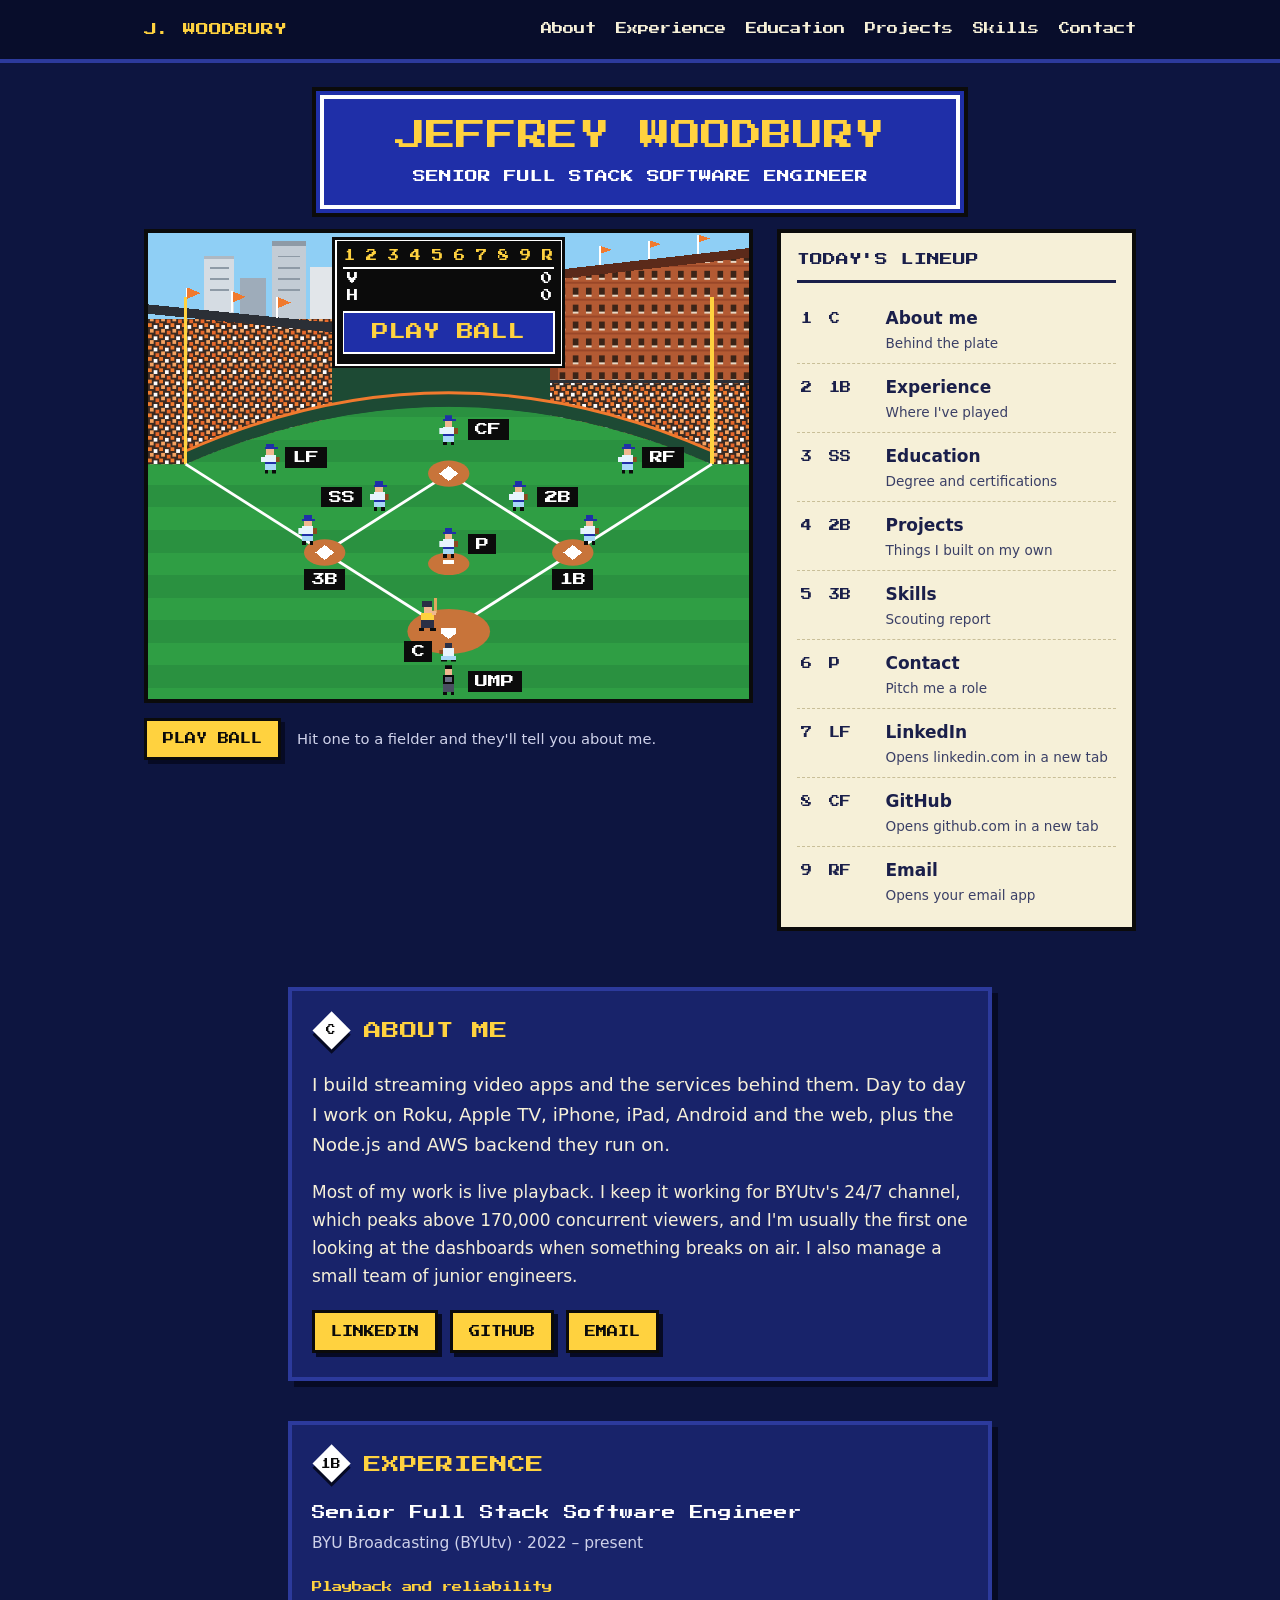
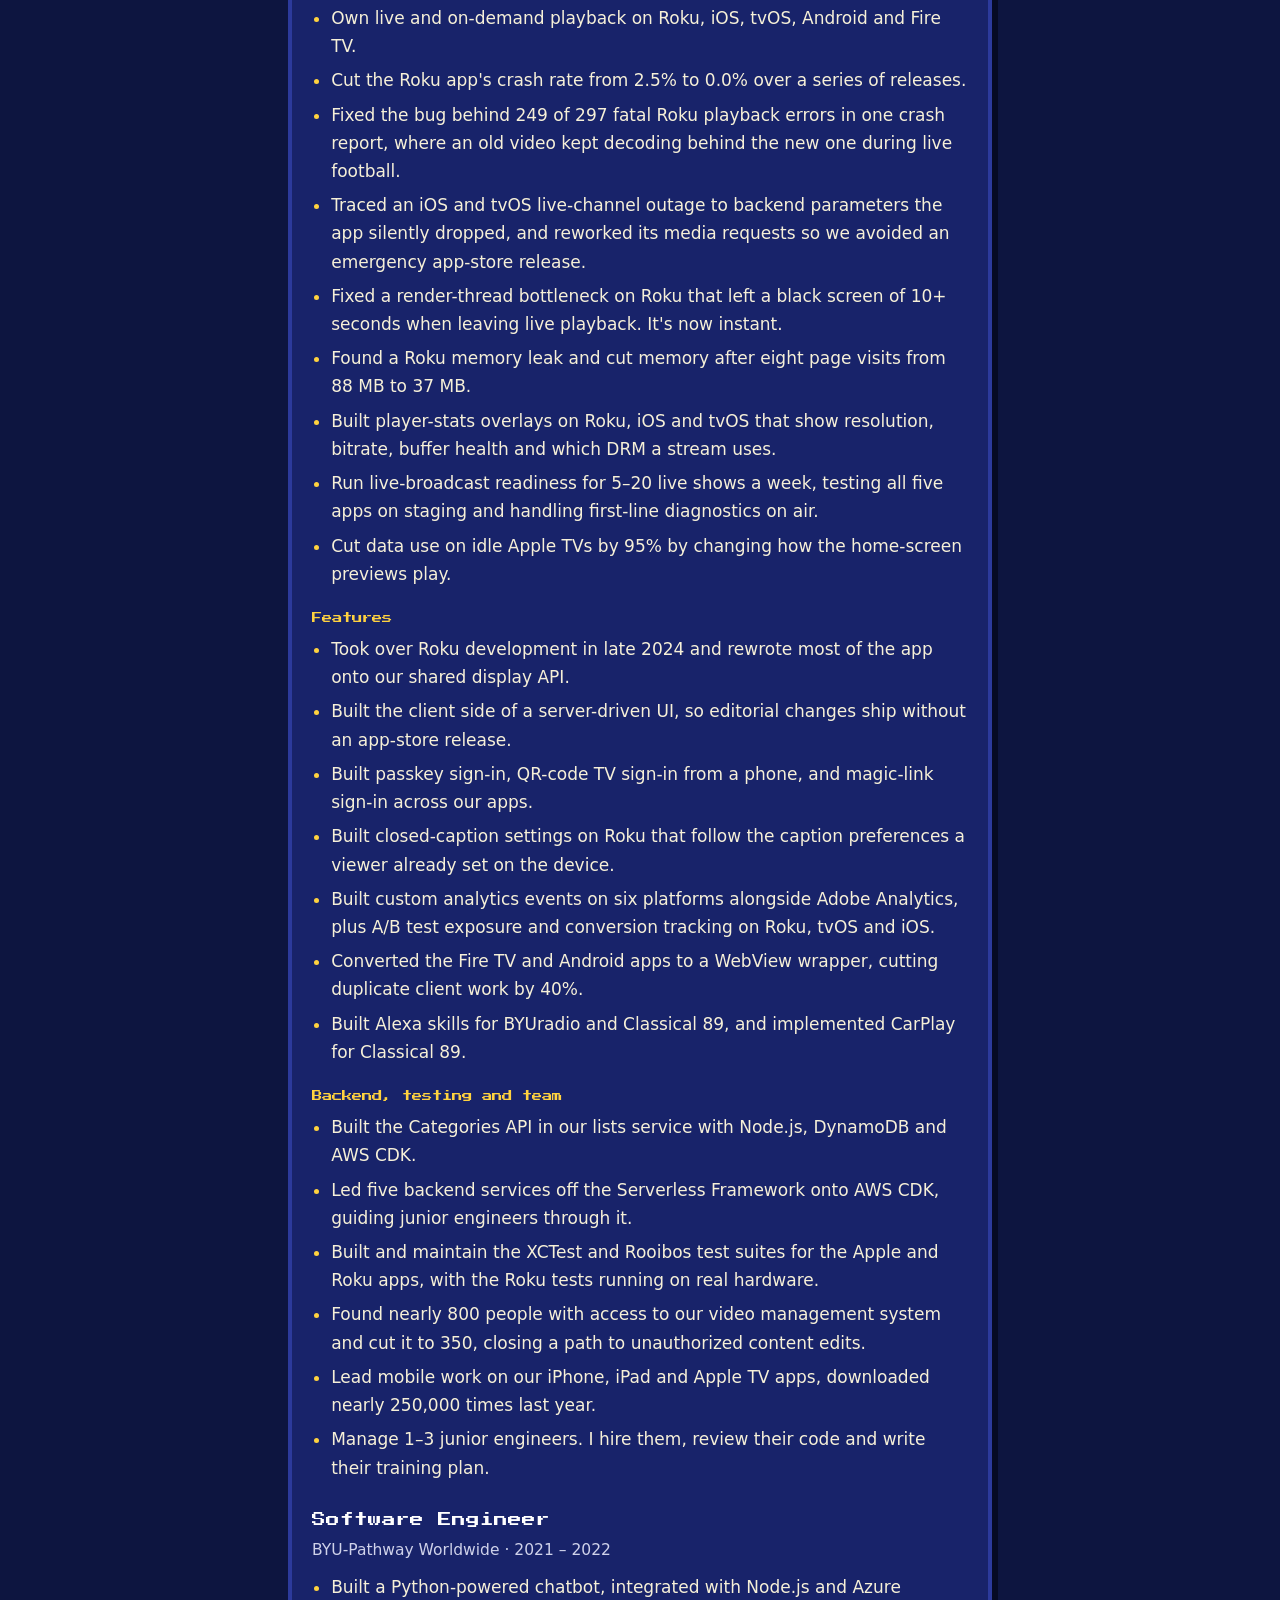
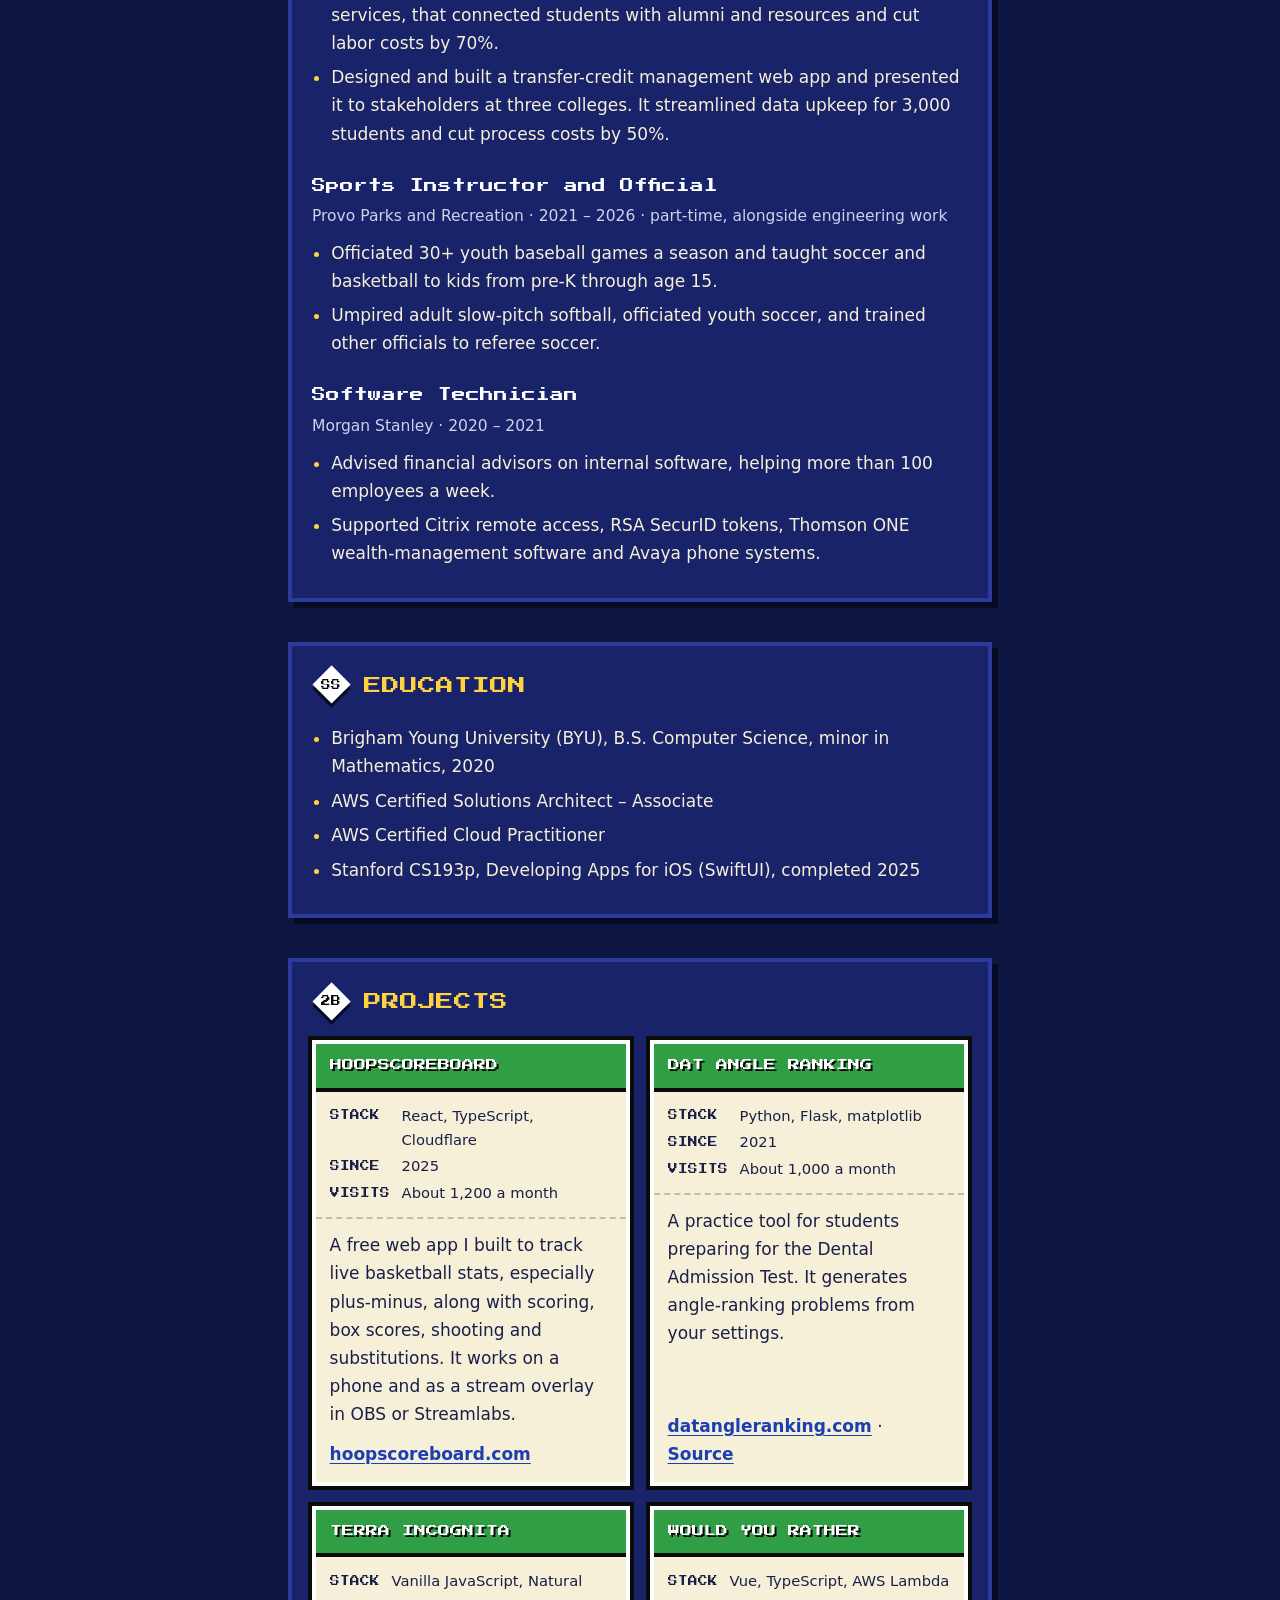
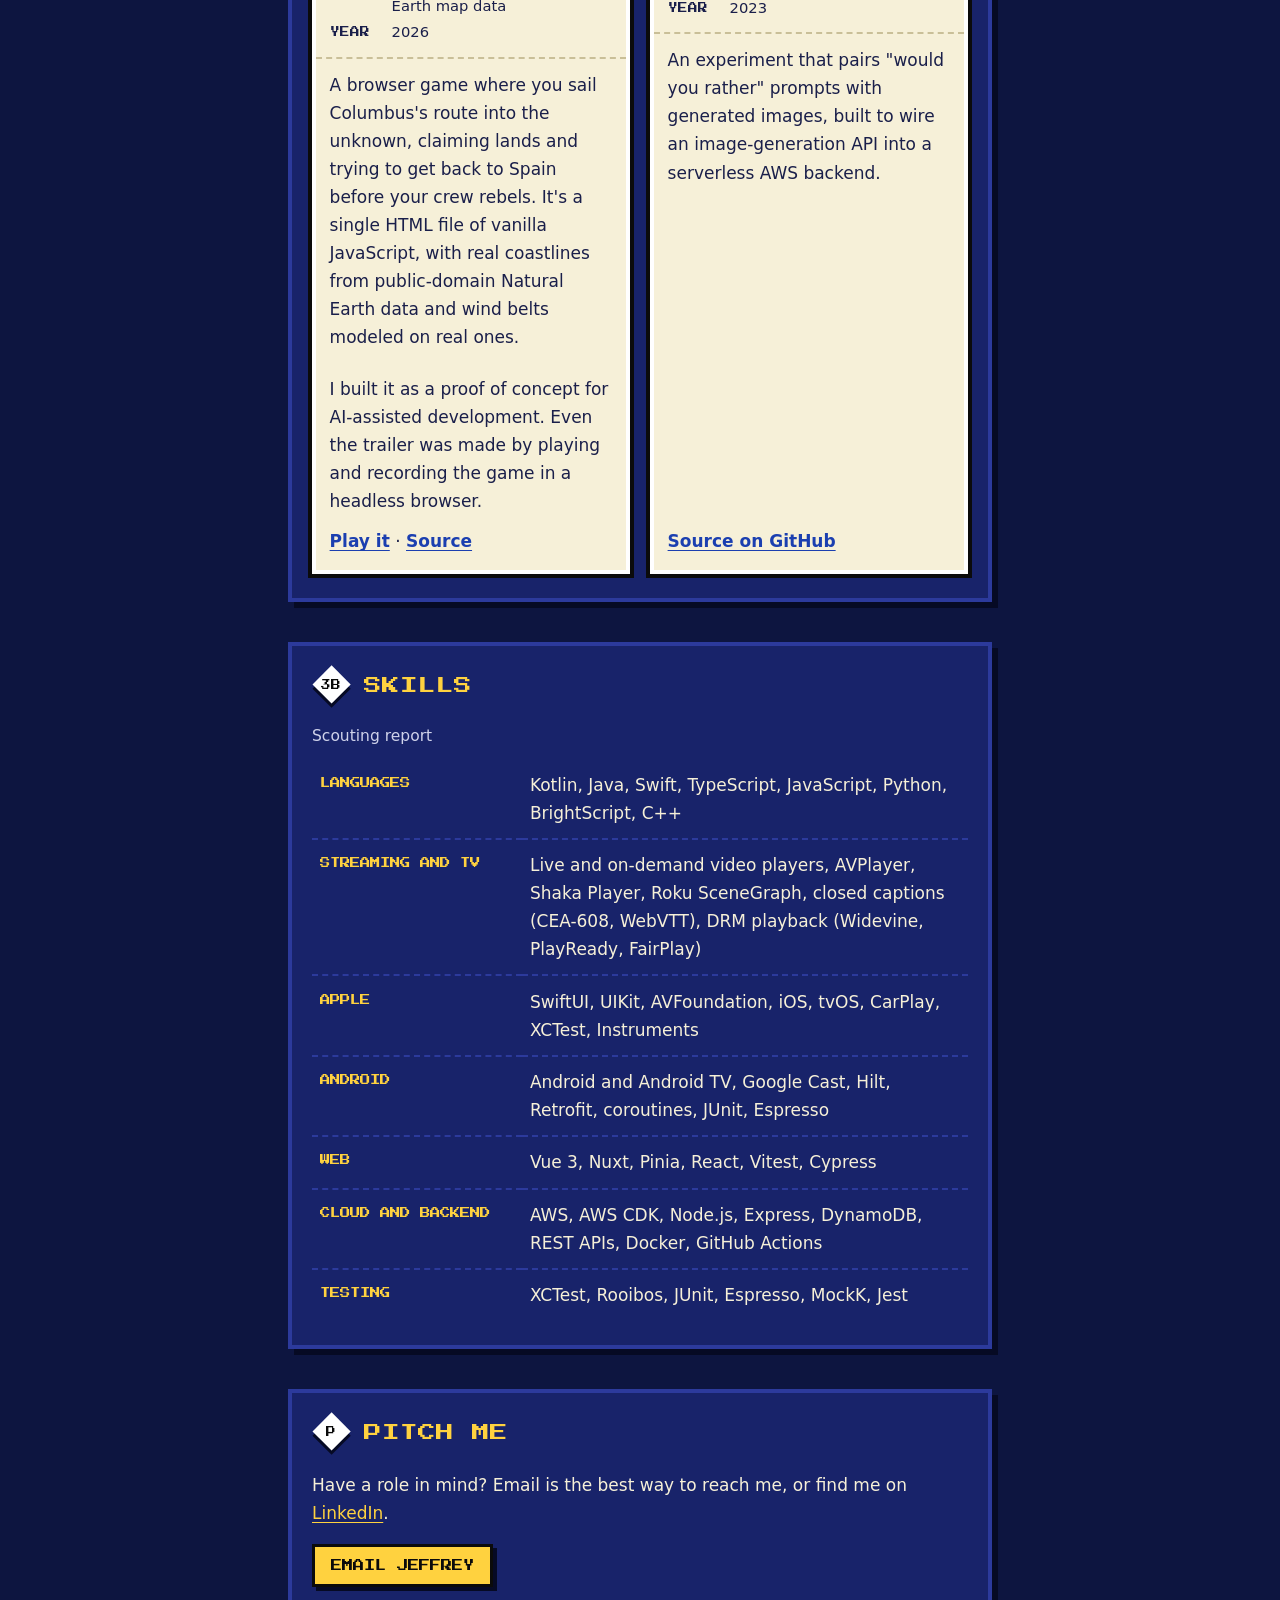
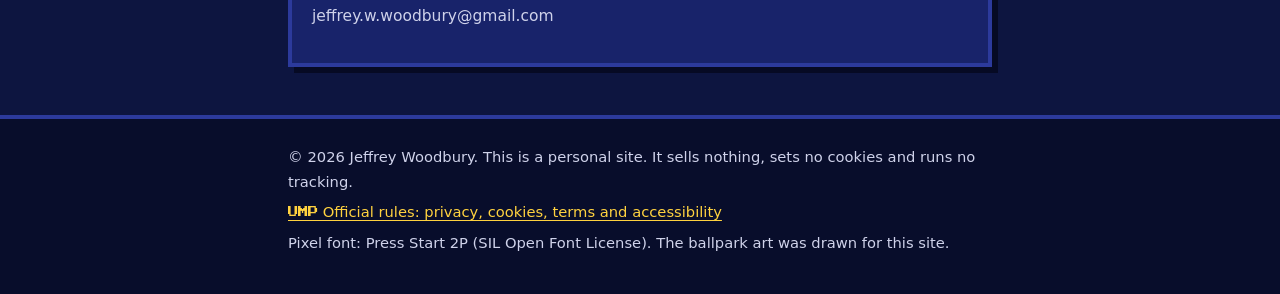
<file: index.html>
<!doctype html>
<html lang="en">
<head>
  <meta charset="utf-8">
  <meta name="viewport" content="width=device-width, initial-scale=1">
  <title>Jeffrey Woodbury · Software Engineer</title>
  <meta name="description" content="Jeffrey Woodbury, full-stack engineer working on streaming apps for Roku, Apple TV, iOS, Android and the web, and the AWS services behind them.">
  <meta name="theme-color" content="#0d1540">
  <link rel="icon" href="favicon.svg" type="image/svg+xml">
  <link rel="preload" href="fonts/PressStart2P-Regular.ttf" as="font" type="font/ttf" crossorigin>
  <link rel="stylesheet" href="style.css?v=6">
</head>
<body>
  <a class="skip-link" href="#main">Skip to main content</a>

  <header class="site">
    <div class="wrap">
      <a class="name" href="./">J. WOODBURY</a>
      <nav aria-label="Primary">
        <ul>
          <li><a href="#about">About</a></li>
          <li><a href="#experience">Experience</a></li>
          <li><a href="#education">Education</a></li>
          <li><a href="#projects">Projects</a></li>
          <li><a href="#skills">Skills</a></li>
          <li><a href="#contact">Contact</a></li>
        </ul>
      </nav>
    </div>
  </header>

  <main id="main" tabindex="-1">
    <section class="ballpark wrap" aria-labelledby="name-heading">
      <div class="marquee">
        <h1 id="name-heading">JEFFREY WOODBURY</h1>
        <p>SENIOR FULL STACK SOFTWARE ENGINEER</p>
      </div>

      <div class="park-grid">
        <div class="field-col">
        <!-- The field is a mouse/touch shortcut to the same places as the lineup card,
             so the drawing is hidden from assistive tech and its links are kept out of the
             tab order. During the game, the field itself takes focus so it can read keys. -->
        <div class="field" id="field" tabindex="-1" aria-label="Baseball game" aria-describedby="game-help">
          <svg viewBox="0 0 320 248" aria-hidden="true" focusable="false" shape-rendering="crispEdges" font-family="'Press Start 2P', ui-monospace, monospace">
            <defs>
              <!-- A crowd in orange and black, the home colors at Camden Yards. -->
              <pattern id="crowd" width="6" height="6" patternUnits="userSpaceOnUse">
                <rect width="6" height="6" fill="#3a2a22"/>
                <rect x="0" y="0" width="2" height="2" fill="#f07a2e"/>
                <rect x="3" y="1" width="2" height="2" fill="#ffffff"/>
                <rect x="1" y="3" width="2" height="2" fill="#f4a261"/>
                <rect x="4" y="4" width="2" height="2" fill="#e8682a"/>
              </pattern>
              <!-- Warehouse brick with a window every bay. -->
              <pattern id="warehouse-windows" width="7" height="9" patternUnits="userSpaceOnUse">
                <rect width="7" height="9" fill="#b35a33"/>
                <rect y="8" width="7" height="1" fill="#9a4728"/>
                <rect x="2" y="2" width="3" height="5" fill="#3b2418"/>
                <rect x="2" y="6" width="3" height="1" fill="#e9d8c4"/>
              </pattern>
              <!-- Fair and foul territory inside the wall: foul pole to foul pole. -->
              <clipPath id="grass-clip">
                <path d="M0,248 L0,123 L20,123 Q160,62 300,123 L320,123 L320,248 Z"/>
              </clipPath>
              <symbol id="fielder" viewBox="0 0 10 16">
                <rect x="3" y="0" width="4" height="2" fill="#1f2fa8"/>
                <rect x="2" y="2" width="7" height="1" fill="#1f2fa8"/>
                <rect x="3" y="3" width="4" height="3" fill="#f0b890"/>
                <rect x="2" y="6" width="6" height="4" fill="#e6f4fd"/>
                <rect x="0" y="7" width="2" height="3" fill="#e6f4fd"/>
                <rect x="8" y="7" width="2" height="3" fill="#8b4a1f"/>
                <rect x="2" y="10" width="6" height="1" fill="#1f2fa8"/>
                <rect x="2" y="11" width="6" height="3" fill="#a8d8f8"/>
                <rect x="2" y="14" width="2" height="2" fill="#0b0b0b"/>
                <rect x="6" y="14" width="2" height="2" fill="#0b0b0b"/>
              </symbol>
              <symbol id="batter" viewBox="0 0 12 18">
                <rect x="9" y="0" width="2" height="8" fill="#e0a85e"/>
                <rect x="3" y="2" width="5" height="3" fill="#2a2f45"/>
                <rect x="4" y="5" width="4" height="3" fill="#f0b890"/>
                <rect x="2" y="8" width="7" height="4" fill="#ffd23f"/>
                <rect x="8" y="7" width="2" height="2" fill="#f0b890"/>
                <rect x="2" y="12" width="7" height="1" fill="#2a2f45"/>
                <rect x="2" y="13" width="7" height="3" fill="#2a2f45"/>
                <rect x="1" y="16" width="3" height="2" fill="#0b0b0b"/>
                <rect x="7" y="16" width="3" height="2" fill="#0b0b0b"/>
              </symbol>
              <symbol id="catcher" viewBox="0 0 10 10">
                <rect x="3" y="0" width="4" height="3" fill="#2a2f45"/>
                <rect x="2" y="3" width="6" height="4" fill="#e6f4fd"/>
                <rect x="0" y="4" width="2" height="2" fill="#8b4a1f"/>
                <rect x="1" y="7" width="8" height="2" fill="#a8d8f8"/>
                <rect x="1" y="9" width="3" height="1" fill="#0b0b0b"/>
                <rect x="6" y="9" width="3" height="1" fill="#0b0b0b"/>
              </symbol>
              <symbol id="ump" viewBox="0 0 10 16">
                <rect x="3" y="0" width="4" height="2" fill="#0b0b0b"/>
                <rect x="3" y="2" width="4" height="3" fill="#f0b890"/>
                <rect x="2" y="5" width="6" height="5" fill="#0b0b0b"/>
                <rect x="3" y="6" width="4" height="3" fill="#6a6f85"/>
                <rect x="2" y="10" width="6" height="4" fill="#4a4f62"/>
                <rect x="2" y="14" width="2" height="2" fill="#0b0b0b"/>
                <rect x="6" y="14" width="2" height="2" fill="#0b0b0b"/>
              </symbol>
              <symbol id="batter-swing" viewBox="0 0 18 18">
                <rect x="9" y="9" width="9" height="2" fill="#e0a85e"/>
                <rect x="3" y="2" width="5" height="3" fill="#2a2f45"/>
                <rect x="4" y="5" width="4" height="3" fill="#f0b890"/>
                <rect x="2" y="8" width="7" height="4" fill="#ffd23f"/>
                <rect x="8" y="9" width="2" height="2" fill="#f0b890"/>
                <rect x="2" y="12" width="7" height="1" fill="#2a2f45"/>
                <rect x="2" y="13" width="7" height="3" fill="#2a2f45"/>
                <rect x="1" y="16" width="3" height="2" fill="#0b0b0b"/>
                <rect x="7" y="16" width="3" height="2" fill="#0b0b0b"/>
              </symbol>
            </defs>

            <!-- Sky and the downtown skyline behind left-center -->
            <rect width="320" height="130" fill="#8fcff5"/>
            <g>
              <rect x="30" y="12" width="16" height="50" fill="#d5dce3"/>
              <rect x="30" y="12" width="16" height="2" fill="#aeb8c2"/>
              <rect x="49" y="24" width="14" height="40" fill="#9eacba"/>
              <rect x="66" y="4" width="18" height="60" fill="#c3ccd5"/>
              <rect x="66" y="4" width="18" height="3" fill="#8e9aa6"/>
              <rect x="86" y="18" width="12" height="44" fill="#e2e6ea"/>
              <g fill="#8e9aa6">
                <rect x="33" y="18" width="10" height="1"/><rect x="33" y="24" width="10" height="1"/><rect x="33" y="30" width="10" height="1"/>
                <rect x="69" y="12" width="12" height="1"/><rect x="69" y="18" width="12" height="1"/><rect x="69" y="24" width="12" height="1"/><rect x="69" y="30" width="12" height="1"/>
              </g>
            </g>

            <!-- Left-field stands with an upper-deck roof and flags -->
            <rect x="0" y="46" width="100" height="84" fill="url(#crowd)"/>
            <polygon points="0,38 100,48 100,53 0,43" fill="#2b2f36"/>
            <g fill="#f07a2e">
              <rect x="20" y="29" width="1" height="11" fill="#ffffff"/><polygon points="21,29 28,32 21,35"/>
              <rect x="44" y="31" width="1" height="11" fill="#ffffff"/><polygon points="45,31 52,34 45,37"/>
              <rect x="68" y="34" width="1" height="11" fill="#ffffff"/><polygon points="69,34 76,37 69,40"/>
            </g>

            <!-- Batter's eye: the dark green backdrop in straightaway center -->
            <rect x="98" y="70" width="124" height="34" fill="#1d4a34"/>

            <!-- The brick warehouse that runs the length of right field -->
            <polygon points="214,20 320,8 320,96 214,96" fill="url(#warehouse-windows)"/>
            <polygon points="214,20 320,8 320,13 214,25" fill="#5b2a1a"/>
            <rect x="214" y="20" width="4" height="76" fill="#8f4325"/>
            <g fill="#f07a2e">
              <rect x="240" y="7" width="1" height="10" fill="#ffffff"/><polygon points="241,7 247,9 241,11"/>
              <rect x="266" y="4" width="1" height="10" fill="#ffffff"/><polygon points="267,4 273,6 267,8"/>
              <rect x="292" y="1" width="1" height="10" fill="#ffffff"/><polygon points="293,1 299,3 293,5"/>
            </g>

            <!-- Right-field bleachers in front of the warehouse -->
            <rect x="214" y="80" width="106" height="50" fill="url(#crowd)"/>
            <rect x="214" y="78" width="106" height="2" fill="#2b2f36"/>

            <!-- Scoreboard -->
            <rect x="98" y="2" width="124" height="70" fill="#0b0b0b"/>
            <rect x="100" y="4" width="120" height="66" fill="none" stroke="#ffffff" stroke-width="1"/>
            <text id="sb-header" x="160" y="15" font-size="6" fill="#ffd23f" text-anchor="middle">1 2 3 4 5 6 7 8 9  R</text>
            <rect x="104" y="18" width="112" height="1" fill="#ffffff"/>
            <g id="sb-default" font-size="6" fill="#ffffff">
              <text x="106" y="27">V</text>
              <text x="106" y="36">H</text>
              <text x="209" y="27">0</text>
              <text x="209" y="36">0</text>
            </g>
            <g id="sb-game" font-size="6" fill="#ffffff"></g>
            <rect x="104" y="42" width="112" height="22" fill="#1f2fa8" stroke="#ffffff" stroke-width="1"/>
            <text id="sb-sign" x="160" y="57" font-size="9" fill="#ffd23f" text-anchor="middle">PLAY BALL</text>

            <!-- Grass, mowed in stripes, stopping at the wall -->
            <g clip-path="url(#grass-clip)">
              <rect y="60" width="320" height="188" fill="#2f9e44"/>
              <g fill="#2a9140">
                <rect y="86" width="320" height="12"/>
                <rect y="110" width="320" height="12"/>
                <rect y="134" width="320" height="12"/>
                <rect y="158" width="320" height="12"/>
                <rect y="182" width="320" height="12"/>
                <rect y="206" width="320" height="12"/>
                <rect y="230" width="320" height="12"/>
              </g>
            </g>

            <!-- Outfield wall: dark green with an orange rail, curving from one foul pole to the other -->
            <path d="M20,116 Q160,54 300,116 L300,123 Q160,62 20,123 Z" fill="#1d4a34" shape-rendering="auto"/>
            <path d="M20,116 Q160,54 300,116" fill="none" stroke="#f07a2e" stroke-width="1.5" shape-rendering="auto"/>

            <!-- Foul poles stand on the wall where the foul lines meet it -->
            <rect x="19" y="34" width="2" height="89" fill="#ffd23f"/>
            <rect x="299" y="34" width="2" height="89" fill="#ffd23f"/>
            <g stroke="#ffffff" stroke-width="1.5" shape-rendering="auto">
              <line x1="160" y1="212" x2="20" y2="123"/>
              <line x1="160" y1="212" x2="300" y2="123"/>
              <polyline points="226,170 160,128 94,170" fill="none"/>
            </g>

            <!-- Dirt -->
            <g fill="#c8743a" shape-rendering="auto">
              <ellipse cx="160" cy="212" rx="22" ry="12"/>
              <ellipse cx="226" cy="170" rx="11" ry="7"/>
              <ellipse cx="160" cy="128" rx="11" ry="7"/>
              <ellipse cx="94" cy="170" rx="11" ry="7"/>
              <ellipse cx="160" cy="176" rx="11" ry="6"/>
            </g>
            <rect x="157" y="174" width="6" height="2" fill="#ffffff"/>
            <g fill="#ffffff">
              <polygon points="226,166 231,170 226,174 221,170"/>
              <polygon points="160,124 165,128 160,132 155,128"/>
              <polygon points="94,166 99,170 94,174 89,170"/>
              <polygon points="156,210 164,210 164,213 160,216 156,213"/>
            </g>

            <!-- The batter (decorative until the game starts) -->
            <use id="batter" href="#batter" x="143" y="194" width="12" height="18"/>

            <!-- Clickable spots -->
            <a class="spot spot-cf" href="https://github.com/jwwoody" tabindex="-1" target="_blank" rel="noopener">
              <rect x="150" y="94" width="46" height="22" fill="#000" fill-opacity="0"/>
              <rect class="ring" x="152.5" y="95.5" width="15" height="19" fill="none" stroke="#ffd23f" stroke-width="2"/>
              <use href="#fielder" x="155" y="97" width="10" height="16"/>
              <rect class="tag-bg" x="170" y="99" width="22" height="11"/>
              <text class="tag-text" x="181" y="108" font-size="7" text-anchor="middle">CF</text>
            </a>
            <a class="spot spot-lf" href="https://www.linkedin.com/in/jeffrey-woodbury/" tabindex="-1" target="_blank" rel="noopener">
              <rect x="55" y="109" width="46" height="22" fill="#000" fill-opacity="0"/>
              <rect class="ring" x="57.5" y="110.5" width="15" height="19" fill="none" stroke="#ffd23f" stroke-width="2"/>
              <use href="#fielder" x="60" y="112" width="10" height="16"/>
              <rect class="tag-bg" x="73" y="114" width="22" height="11"/>
              <text class="tag-text" x="84" y="123" font-size="7" text-anchor="middle">LF</text>
            </a>
            <a class="spot spot-rf" href="&#109;&#x61;&#105;&#x6c;&#116;&#x6f;&#58;&#x6a;&#101;&#x66;&#102;&#x72;&#101;&#x79;&#46;&#x77;&#46;&#x77;&#111;&#x6f;&#100;&#x62;&#117;&#x72;&#121;&#x40;&#103;&#x6d;&#97;&#x69;&#108;&#x2e;&#99;&#x6f;&#109;" tabindex="-1">
              <rect x="245" y="109" width="46" height="22" fill="#000" fill-opacity="0"/>
              <rect class="ring" x="247.5" y="110.5" width="15" height="19" fill="none" stroke="#ffd23f" stroke-width="2"/>
              <use href="#fielder" x="250" y="112" width="10" height="16"/>
              <rect class="tag-bg" x="263" y="114" width="22" height="11"/>
              <text class="tag-text" x="274" y="123" font-size="7" text-anchor="middle">RF</text>
            </a>
            <a class="spot spot-2b" href="#projects" tabindex="-1">
              <rect x="189" y="130" width="40" height="20" fill="#000" fill-opacity="0"/>
              <rect class="ring" x="189.5" y="130.5" width="15" height="19" fill="none" stroke="#ffd23f" stroke-width="2"/>
              <use href="#fielder" x="192" y="132" width="10" height="16"/>
              <rect class="tag-bg" x="207" y="135" width="22" height="11"/>
              <text class="tag-text" x="218" y="144" font-size="7" text-anchor="middle">2B</text>
            </a>
            <a class="spot spot-1b" href="#experience" tabindex="-1">
              <rect x="212" y="146" width="34" height="46" fill="#000" fill-opacity="0"/>
              <rect class="ring" x="213.5" y="147.5" width="27" height="29" fill="none" stroke="#ffd23f" stroke-width="2"/>
              <use href="#fielder" x="230" y="150" width="10" height="16"/>
              <rect class="tag-bg" x="215" y="179" width="22" height="11"/>
              <text class="tag-text" x="226" y="188" font-size="7" text-anchor="middle">1B</text>
            </a>
            <a class="spot spot-3b" href="#skills" tabindex="-1">
              <rect x="74" y="146" width="34" height="46" fill="#000" fill-opacity="0"/>
              <rect class="ring" x="79.5" y="147.5" width="27" height="29" fill="none" stroke="#ffd23f" stroke-width="2"/>
              <use href="#fielder" x="80" y="150" width="10" height="16"/>
              <rect class="tag-bg" x="83" y="179" width="22" height="11"/>
              <text class="tag-text" x="94" y="188" font-size="7" text-anchor="middle">3B</text>
            </a>
            <a class="spot spot-p" href="#contact" tabindex="-1">
              <rect x="150" y="154" width="38" height="24" fill="#000" fill-opacity="0"/>
              <rect class="ring" x="152.5" y="155.5" width="15" height="19" fill="none" stroke="#ffd23f" stroke-width="2"/>
              <use href="#fielder" x="155" y="157" width="10" height="16"/>
              <rect class="tag-bg" x="170" y="160" width="15" height="11"/>
              <text class="tag-text" x="178" y="169" font-size="7" text-anchor="middle">P</text>
            </a>
            <a class="spot spot-ss" href="#education" tabindex="-1">
              <rect x="92" y="130" width="38" height="20" fill="#000" fill-opacity="0"/>
              <rect class="ring" x="115.5" y="130.5" width="15" height="19" fill="none" stroke="#ffd23f" stroke-width="2"/>
              <use href="#fielder" x="118" y="132" width="10" height="16"/>
              <rect class="tag-bg" x="92" y="135" width="22" height="11"/>
              <text class="tag-text" x="103" y="144" font-size="7" text-anchor="middle">SS</text>
            </a>
            <a class="spot spot-c" href="#about" tabindex="-1">
              <rect x="136" y="215" width="32" height="15" fill="#000" fill-opacity="0"/>
              <rect class="ring" x="152.5" y="215.5" width="15" height="14" fill="none" stroke="#ffd23f" stroke-width="2"/>
              <use href="#catcher" x="155" y="218" width="10" height="10"/>
              <rect class="tag-bg" x="136" y="217" width="15" height="11"/>
              <text class="tag-text" x="144" y="226" font-size="7" text-anchor="middle">C</text>
            </a>
            <a class="spot spot-ump" href="policies.html" tabindex="-1">
              <rect x="152" y="228" width="50" height="20" fill="#000" fill-opacity="0"/>
              <rect class="ring" x="152.5" y="228.5" width="15" height="19" fill="none" stroke="#ffd23f" stroke-width="2"/>
              <use href="#ump" x="155" y="230" width="10" height="16"/>
              <rect class="tag-bg" x="170" y="233" width="29" height="11"/>
              <text class="tag-text" x="184.5" y="242" font-size="7" text-anchor="middle">UMP</text>
            </a>

            <!-- Game layer: runners, aim marker and the ball, above the players. -->
            <g id="game-layer">
              <g id="runners"></g>
              <text id="aim-left" x="128" y="201" font-size="9" fill="#ffd23f" visibility="hidden">&lt;</text>
              <text id="aim-right" x="185" y="201" font-size="9" fill="#ffd23f" visibility="hidden">&gt;</text>
              <ellipse id="ball-shadow" cx="0" cy="0" rx="2" ry="1" fill="#0b0b0b" fill-opacity="0.35" visibility="hidden" shape-rendering="auto"/>
              <rect id="ball" class="pitch" x="159" y="168" width="2" height="2" fill="#ffffff"/>
            </g>

            <!-- Hover callouts say where each spot goes. Drawn last so they sit on top of every player. -->
            <g class="callouts" font-size="7" text-anchor="middle" fill="#0b0b0b">
              <g class="callout callout-lf"><rect x="26" y="98" width="78" height="11" fill="#ffd23f" stroke="#0b0b0b"/><text x="65" y="107">&gt; LINKEDIN</text></g>
              <g class="callout callout-cf"><rect x="128" y="83" width="64" height="11" fill="#ffd23f" stroke="#0b0b0b"/><text x="160" y="92">&gt; GITHUB</text></g>
              <g class="callout callout-rf"><rect x="216" y="98" width="78" height="11" fill="#ffd23f" stroke="#0b0b0b"/><text x="255" y="107">&gt; EMAIL ME</text></g>
              <g class="callout callout-2b"><rect x="158" y="117" width="78" height="11" fill="#ffd23f" stroke="#0b0b0b"/><text x="197" y="126">&gt; PROJECTS</text></g>
              <g class="callout callout-ss"><rect x="81" y="119" width="85" height="11" fill="#ffd23f" stroke="#0b0b0b"/><text x="123.5" y="128">&gt; EDUCATION</text></g>
              <g class="callout callout-1b"><rect x="182" y="137" width="92" height="11" fill="#ffd23f" stroke="#0b0b0b"/><text x="228" y="146">&gt; EXPERIENCE</text></g>
              <g class="callout callout-3b"><rect x="62" y="137" width="64" height="11" fill="#ffd23f" stroke="#0b0b0b"/><text x="94" y="146">&gt; SKILLS</text></g>
              <g class="callout callout-p"><rect x="125" y="143" width="71" height="11" fill="#ffd23f" stroke="#0b0b0b"/><text x="160.5" y="152">&gt; CONTACT</text></g>
              <g class="callout callout-c"><rect x="56" y="217" width="78" height="11" fill="#ffd23f" stroke="#0b0b0b"/><text x="95" y="226">&gt; ABOUT ME</text></g>
              <g class="callout callout-ump"><rect x="203" y="233" width="92" height="11" fill="#ffd23f" stroke="#0b0b0b"/><text x="249" y="242">&gt; SITE RULES</text></g>
            </g>
          </svg>
        </div>

        <!-- Shown by game.js. Without JavaScript the field stays a plain menu. -->
        <div class="game-bar" hidden>
          <button type="button" class="button" id="game-toggle">PLAY BALL</button>
          <p class="game-help" id="game-help">Hit one to a fielder and they'll tell you about me.</p>
          <div class="game-touch" id="game-touch" hidden>
            <button type="button" class="button button-small" data-act="pitch">PITCH</button>
            <button type="button" class="button button-small" data-act="left" aria-label="Swing to left field">SWING &lt;</button>
            <button type="button" class="button button-small" data-act="center" aria-label="Swing up the middle">SWING ^</button>
            <button type="button" class="button button-small" data-act="right" aria-label="Swing to right field">SWING &gt;</button>
          </div>
          <p class="visually-hidden" id="game-live" aria-live="polite"></p>
        </div>
        </div>

        <nav class="lineup" aria-labelledby="lineup-heading">
          <h2 id="lineup-heading">TODAY'S LINEUP</h2>
          <ol>
            <li><a href="#about" data-pos="c"><span class="pos">C</span><span class="what">About me<small>Behind the plate</small></span></a></li>
            <li><a href="#experience" data-pos="1b"><span class="pos">1B</span><span class="what">Experience<small>Where I've played</small></span></a></li>
            <li><a href="#education" data-pos="ss"><span class="pos">SS</span><span class="what">Education<small>Degree and certifications</small></span></a></li>
            <li><a href="#projects" data-pos="2b"><span class="pos">2B</span><span class="what">Projects<small>Things I built on my own</small></span></a></li>
            <li><a href="#skills" data-pos="3b"><span class="pos">3B</span><span class="what">Skills<small>Scouting report</small></span></a></li>
            <li><a href="#contact" data-pos="p"><span class="pos">P</span><span class="what">Contact<small>Pitch me a role</small></span></a></li>
            <li><a href="https://www.linkedin.com/in/jeffrey-woodbury/" data-pos="lf" target="_blank" rel="noopener"><span class="pos">LF</span><span class="what">LinkedIn<small>Opens linkedin.com in a new tab</small></span></a></li>
            <li><a href="https://github.com/jwwoody" data-pos="cf" target="_blank" rel="noopener"><span class="pos">CF</span><span class="what">GitHub<small>Opens github.com in a new tab</small></span></a></li>
            <li><a href="&#109;&#x61;&#105;&#x6c;&#116;&#x6f;&#58;&#x6a;&#101;&#x66;&#102;&#x72;&#101;&#x79;&#46;&#x77;&#46;&#x77;&#111;&#x6f;&#100;&#x62;&#117;&#x72;&#121;&#x40;&#103;&#x6d;&#97;&#x69;&#108;&#x2e;&#99;&#x6f;&#109;" data-pos="rf"><span class="pos">RF</span><span class="what">Email<small>Opens your email app</small></span></a></li>
          </ol>
        </nav>
      </div>
    </section>

    <div class="wrap narrow">
      <section id="about" class="panel" aria-labelledby="about-heading">
        <h2 id="about-heading"><span class="base" aria-hidden="true"><b>C</b></span>ABOUT ME</h2>
        <p class="lede">I build streaming video apps and the services behind them. Day to day I work on Roku, Apple TV, iPhone, iPad, Android and the web, plus the Node.js and AWS backend they run on.</p>
        <p>Most of my work is live playback. I keep it working for BYUtv's 24/7 channel, which peaks above 170,000 concurrent viewers, and I'm usually the first one looking at the dashboards when something breaks on air. I also manage a small team of junior engineers.</p>
        <ul class="links" aria-label="Profiles">
          <li><a class="button" href="https://www.linkedin.com/in/jeffrey-woodbury/" target="_blank" rel="noopener">LINKEDIN<span class="visually-hidden"> (opens in a new tab)</span></a></li>
          <li><a class="button" href="https://github.com/jwwoody" target="_blank" rel="noopener">GITHUB<span class="visually-hidden"> (opens in a new tab)</span></a></li>
          <li><a class="button" href="&#109;&#x61;&#105;&#x6c;&#116;&#x6f;&#58;&#x6a;&#101;&#x66;&#102;&#x72;&#101;&#x79;&#46;&#x77;&#46;&#x77;&#111;&#x6f;&#100;&#x62;&#117;&#x72;&#121;&#x40;&#103;&#x6d;&#97;&#x69;&#108;&#x2e;&#99;&#x6f;&#109;">EMAIL</a></li>
        </ul>
      </section>

      <section id="experience" class="panel" aria-labelledby="experience-heading">
        <h2 id="experience-heading"><span class="base" aria-hidden="true"><b>1B</b></span>EXPERIENCE</h2>

        <h3>Senior Full Stack Software Engineer</h3>
        <p class="meta">BYU Broadcasting (BYUtv) · 2022 – present</p>
        <h4 class="subhead">Playback and reliability</h4>
        <ul class="bullets">
          <li>Own live and on-demand playback on Roku, iOS, tvOS, Android and Fire TV.</li>
          <li>Cut the Roku app's crash rate from 2.5% to 0.0% over a series of releases.</li>
          <li>Fixed the bug behind 249 of 297 fatal Roku playback errors in one crash report, where an old video kept decoding behind the new one during live football.</li>
          <li>Traced an iOS and tvOS live-channel outage to backend parameters the app silently dropped, and reworked its media requests so we avoided an emergency app-store release.</li>
          <li>Fixed a render-thread bottleneck on Roku that left a black screen of 10+ seconds when leaving live playback. It's now instant.</li>
          <li>Found a Roku memory leak and cut memory after eight page visits from 88 MB to 37 MB.</li>
          <li>Built player-stats overlays on Roku, iOS and tvOS that show resolution, bitrate, buffer health and which DRM a stream uses.</li>
          <li>Run live-broadcast readiness for 5–20 live shows a week, testing all five apps on staging and handling first-line diagnostics on air.</li>
          <li>Cut data use on idle Apple TVs by 95% by changing how the home-screen previews play.</li>
        </ul>

        <h4 class="subhead">Features</h4>
        <ul class="bullets">
          <li>Took over Roku development in late 2024 and rewrote most of the app onto our shared display API.</li>
          <li>Built the client side of a server-driven UI, so editorial changes ship without an app-store release.</li>
          <li>Built passkey sign-in, QR-code TV sign-in from a phone, and magic-link sign-in across our apps.</li>
          <li>Built closed-caption settings on Roku that follow the caption preferences a viewer already set on the device.</li>
          <li>Built custom analytics events on six platforms alongside Adobe Analytics, plus A/B test exposure and conversion tracking on Roku, tvOS and iOS.</li>
          <li>Converted the Fire TV and Android apps to a WebView wrapper, cutting duplicate client work by 40%.</li>
          <li>Built Alexa skills for BYUradio and Classical 89, and implemented CarPlay for Classical 89.</li>
        </ul>

        <h4 class="subhead">Backend, testing and team</h4>
        <ul class="bullets">
          <li>Built the Categories API in our lists service with Node.js, DynamoDB and AWS CDK.</li>
          <li>Led five backend services off the Serverless Framework onto AWS CDK, guiding junior engineers through it.</li>
          <li>Built and maintain the XCTest and Rooibos test suites for the Apple and Roku apps, with the Roku tests running on real hardware.</li>
          <li>Found nearly 800 people with access to our video management system and cut it to 350, closing a path to unauthorized content edits.</li>
          <li>Lead mobile work on our iPhone, iPad and Apple TV apps, downloaded nearly 250,000 times last year.</li>
          <li>Manage 1–3 junior engineers. I hire them, review their code and write their training plan.</li>
        </ul>

        <h3>Software Engineer</h3>
        <p class="meta">BYU-Pathway Worldwide · 2021 – 2022</p>
        <ul class="bullets">
          <li>Built a Python-powered chatbot, integrated with Node.js and Azure services, that connected students with alumni and resources and cut labor costs by 70%.</li>
          <li>Designed and built a transfer-credit management web app and presented it to stakeholders at three colleges. It streamlined data upkeep for 3,000 students and cut process costs by 50%.</li>
        </ul>

        <h3>Sports Instructor and Official</h3>
        <p class="meta">Provo Parks and Recreation · 2021 – 2026 · part-time, alongside engineering work</p>
        <ul class="bullets">
          <li>Officiated 30+ youth baseball games a season and taught soccer and basketball to kids from pre-K through age 15.</li>
          <li>Umpired adult slow-pitch softball, officiated youth soccer, and trained other officials to referee soccer.</li>
        </ul>

        <h3>Software Technician</h3>
        <p class="meta">Morgan Stanley · 2020 – 2021</p>
        <ul class="bullets">
          <li>Advised financial advisors on internal software, helping more than 100 employees a week.</li>
          <li>Supported Citrix remote access, RSA SecurID tokens, Thomson ONE wealth-management software and Avaya phone systems.</li>
        </ul>
      </section>

      <section id="education" class="panel" aria-labelledby="education-heading">
        <h2 id="education-heading"><span class="base" aria-hidden="true"><b>SS</b></span>EDUCATION</h2>
        <ul class="bullets">
          <li>Brigham Young University (BYU), B.S. Computer Science, minor in Mathematics, 2020</li>
          <li>AWS Certified Solutions Architect – Associate</li>
          <li>AWS Certified Cloud Practitioner</li>
          <li>Stanford CS193p, Developing Apps for iOS (SwiftUI), completed 2025</li>
        </ul>
      </section>

      <section id="projects" class="panel" aria-labelledby="projects-heading">
        <h2 id="projects-heading"><span class="base" aria-hidden="true"><b>2B</b></span>PROJECTS</h2>
        <div class="cards">
          <article class="card" aria-labelledby="p-hoop">
            <h3 id="p-hoop">HOOPSCOREBOARD</h3>
            <figure class="preview preview-phone preview-right">
              <figcaption class="preview-bar">GAME DEMO</figcaption>
              <!-- Touch screens and reduced-motion users get the still box score, not the looping GIF. -->
              <picture>
                <source media="(hover: none), (prefers-reduced-motion: reduce)" srcset="img/hoopscoreboard.jpg" width="390" height="844">
                <img src="img/hoopscoreboard-demo.gif" width="300" height="649" loading="lazy" alt="HoopScoreboard on a phone: setting up a team called Jeffrey's All-Stars with players named BYUtv, BYU-Pathway Worldwide, Morgan Stanley, Provo Rec Center, Washington Rock Quarries and BYU Student Wellness, scoring a game with one substitution, and ending on a 20 to 7 victory box score.">
              </picture>
            </figure>
            <dl class="stats">
              <dt>STACK</dt><dd>React, TypeScript, Cloudflare</dd>
              <dt>SINCE</dt><dd>2025</dd>
              <dt>VISITS</dt><dd>About 1,200 a month</dd>
            </dl>
            <p>A free web app I built to track live basketball stats, especially plus-minus, along with scoring, box scores, shooting and substitutions. It works on a phone and as a stream overlay in OBS or Streamlabs.</p>
            <p class="card-link"><a href="https://hoopscoreboard.com/" target="_blank" rel="noopener">hoopscoreboard.com<span class="visually-hidden"> (opens in a new tab)</span></a></p>
          </article>

          <article class="card" aria-labelledby="p-dat">
            <h3 id="p-dat">DAT ANGLE RANKING</h3>
            <figure class="preview preview-left">
              <figcaption class="preview-bar">PRACTICE DEMO</figcaption>
              <picture>
                <source media="(hover: none), (prefers-reduced-motion: reduce)" srcset="img/datangleranking.jpg" width="620" height="640">
                <img src="img/datangleranking-demo.gif" width="480" height="495" loading="lazy" alt="DAT Angle Ranking: choosing a 15 degree difference, then two rounds of ranking four generated angles from smallest to largest with the dropdowns, each marked Correct.">
              </picture>
            </figure>
            <dl class="stats">
              <dt>STACK</dt><dd>Python, Flask, matplotlib</dd>
              <dt>SINCE</dt><dd>2021</dd>
              <dt>VISITS</dt><dd>About 1,000 a month</dd>
            </dl>
            <p>A practice tool for students preparing for the Dental Admission Test. It generates angle-ranking problems from your settings.</p>
            <p class="card-link"><a href="https://www.datangleranking.com/" target="_blank" rel="noopener">datangleranking.com<span class="visually-hidden"> (opens in a new tab)</span></a> · <a href="https://github.com/jwwoody/DAT-Angle-Ranking" target="_blank" rel="noopener">Source<span class="visually-hidden"> (opens in a new tab)</span></a></p>
          </article>

          <article class="card" aria-labelledby="p-terra">
            <h3 id="p-terra">TERRA INCOGNITA</h3>
            <figure class="preview preview-right preview-wide">
              <figcaption class="preview-bar">TRAILER</figcaption>
              <picture>
                <source media="(hover: none), (prefers-reduced-motion: reduce)" srcset="img/terra-incognita.jpg" width="960" height="540">
                <img src="img/terra-incognita-demo.gif" width="480" height="270" loading="lazy" alt="Terra Incognita trailer: a ship sails west from Spain across a parchment chart, the crew threatens mutiny, land is sighted and named, and the voyage ends with a report to the Crown.">
              </picture>
            </figure>
            <dl class="stats">
              <dt>STACK</dt><dd>Vanilla JavaScript, Natural Earth map data</dd>
              <dt>YEAR</dt><dd>2026</dd>
            </dl>
            <p>A browser game where you sail Columbus's route into the unknown, claiming lands and trying to get back to Spain before your crew rebels. It's a single HTML file of vanilla JavaScript, with real coastlines from public-domain Natural Earth data and wind belts modeled on real ones.</p>
            <p>I built it as a proof of concept for AI-assisted development. Even the trailer was made by playing and recording the game in a headless browser.</p>
            <p class="card-link"><a href="https://jwwoody.github.io/columbus-discovery-game/" target="_blank" rel="noopener">Play it<span class="visually-hidden"> (opens in a new tab)</span></a> · <a href="https://github.com/jwwoody/columbus-discovery-game" target="_blank" rel="noopener">Source<span class="visually-hidden"> (opens in a new tab)</span></a></p>
          </article>

          <article class="card" aria-labelledby="p-wyr">
            <h3 id="p-wyr">WOULD YOU RATHER</h3>
            <dl class="stats">
              <dt>STACK</dt><dd>Vue, TypeScript, AWS Lambda</dd>
              <dt>YEAR</dt><dd>2023</dd>
            </dl>
            <p>An experiment that pairs "would you rather" prompts with generated images, built to wire an image-generation API into a serverless AWS backend.</p>
            <p class="card-link"><a href="https://github.com/jwwoody/would-you-rather" target="_blank" rel="noopener">Source on GitHub<span class="visually-hidden"> (opens in a new tab)</span></a></p>
          </article>
        </div>
      </section>

      <section id="skills" class="panel" aria-labelledby="skills-heading">
        <h2 id="skills-heading"><span class="base" aria-hidden="true"><b>3B</b></span>SKILLS</h2>
        <p class="meta">Scouting report</p>
        <table class="scouting">
          <tbody>
            <tr><th scope="row">LANGUAGES</th><td>Kotlin, Java, Swift, TypeScript, JavaScript, Python, BrightScript, C++</td></tr>
            <tr><th scope="row">STREAMING AND TV</th><td>Live and on-demand video players, AVPlayer, Shaka Player, Roku SceneGraph, closed captions (CEA-608, WebVTT), DRM playback (Widevine, PlayReady, FairPlay)</td></tr>
            <tr><th scope="row">APPLE</th><td>SwiftUI, UIKit, AVFoundation, iOS, tvOS, CarPlay, XCTest, Instruments</td></tr>
            <tr><th scope="row">ANDROID</th><td>Android and Android TV, Google Cast, Hilt, Retrofit, coroutines, JUnit, Espresso</td></tr>
            <tr><th scope="row">WEB</th><td>Vue 3, Nuxt, Pinia, React, Vitest, Cypress</td></tr>
            <tr><th scope="row">CLOUD AND BACKEND</th><td>AWS, AWS CDK, Node.js, Express, DynamoDB, REST APIs, Docker, GitHub Actions</td></tr>
            <tr><th scope="row">TESTING</th><td>XCTest, Rooibos, JUnit, Espresso, MockK, Jest</td></tr>
          </tbody>
        </table>
      </section>

      <section id="contact" class="panel" aria-labelledby="contact-heading">
        <h2 id="contact-heading"><span class="base" aria-hidden="true"><b>P</b></span>PITCH ME</h2>
        <p>Have a role in mind? Email is the best way to reach me, or find me on <a href="https://www.linkedin.com/in/jeffrey-woodbury/" target="_blank" rel="noopener">LinkedIn<span class="visually-hidden"> (opens in a new tab)</span></a>.</p>
        <p><a class="button" href="&#109;&#x61;&#105;&#x6c;&#116;&#x6f;&#58;&#x6a;&#101;&#x66;&#102;&#x72;&#101;&#x79;&#46;&#x77;&#46;&#x77;&#111;&#x6f;&#100;&#x62;&#117;&#x72;&#121;&#x40;&#103;&#x6d;&#97;&#x69;&#108;&#x2e;&#99;&#x6f;&#109;">EMAIL JEFFREY</a></p>
        <p class="meta">&#106;&#x65;&#102;&#x66;&#114;&#x65;&#121;&#x2e;&#119;&#x2e;&#119;&#x6f;&#111;&#x64;&#98;&#x75;&#114;&#x79;&#64;&#x67;&#109;&#x61;&#105;&#x6c;&#46;&#x63;&#111;&#x6d;</p>
      </section>
    </div>
  </main>

  <footer class="site">
    <div class="wrap narrow">
      <p>© 2026 Jeffrey Woodbury. This is a personal site. It sells nothing, sets no cookies and runs no tracking.</p>
      <p><a href="policies.html"><span class="pixel">UMP</span> Official rules: privacy, cookies, terms and accessibility</a></p>
      <p>Pixel font: Press Start 2P (SIL Open Font License). The ballpark art was drawn for this site.</p>
    </div>
  </footer>

  <dialog class="game-card" id="game-card" aria-labelledby="game-card-title">
    <p class="game-card-label" id="game-card-label"></p>
    <h2 id="game-card-title"></h2>
    <div id="game-card-body"></div>
    <div class="game-card-actions">
      <button type="button" class="button" id="game-card-close" autofocus>KEEP PLAYING</button>
      <a class="button button-alt" id="game-card-link" href="#about"></a>
    </div>
  </dialog>

  <script src="game.js?v=11" defer></script>
</body>
</html>
</file>
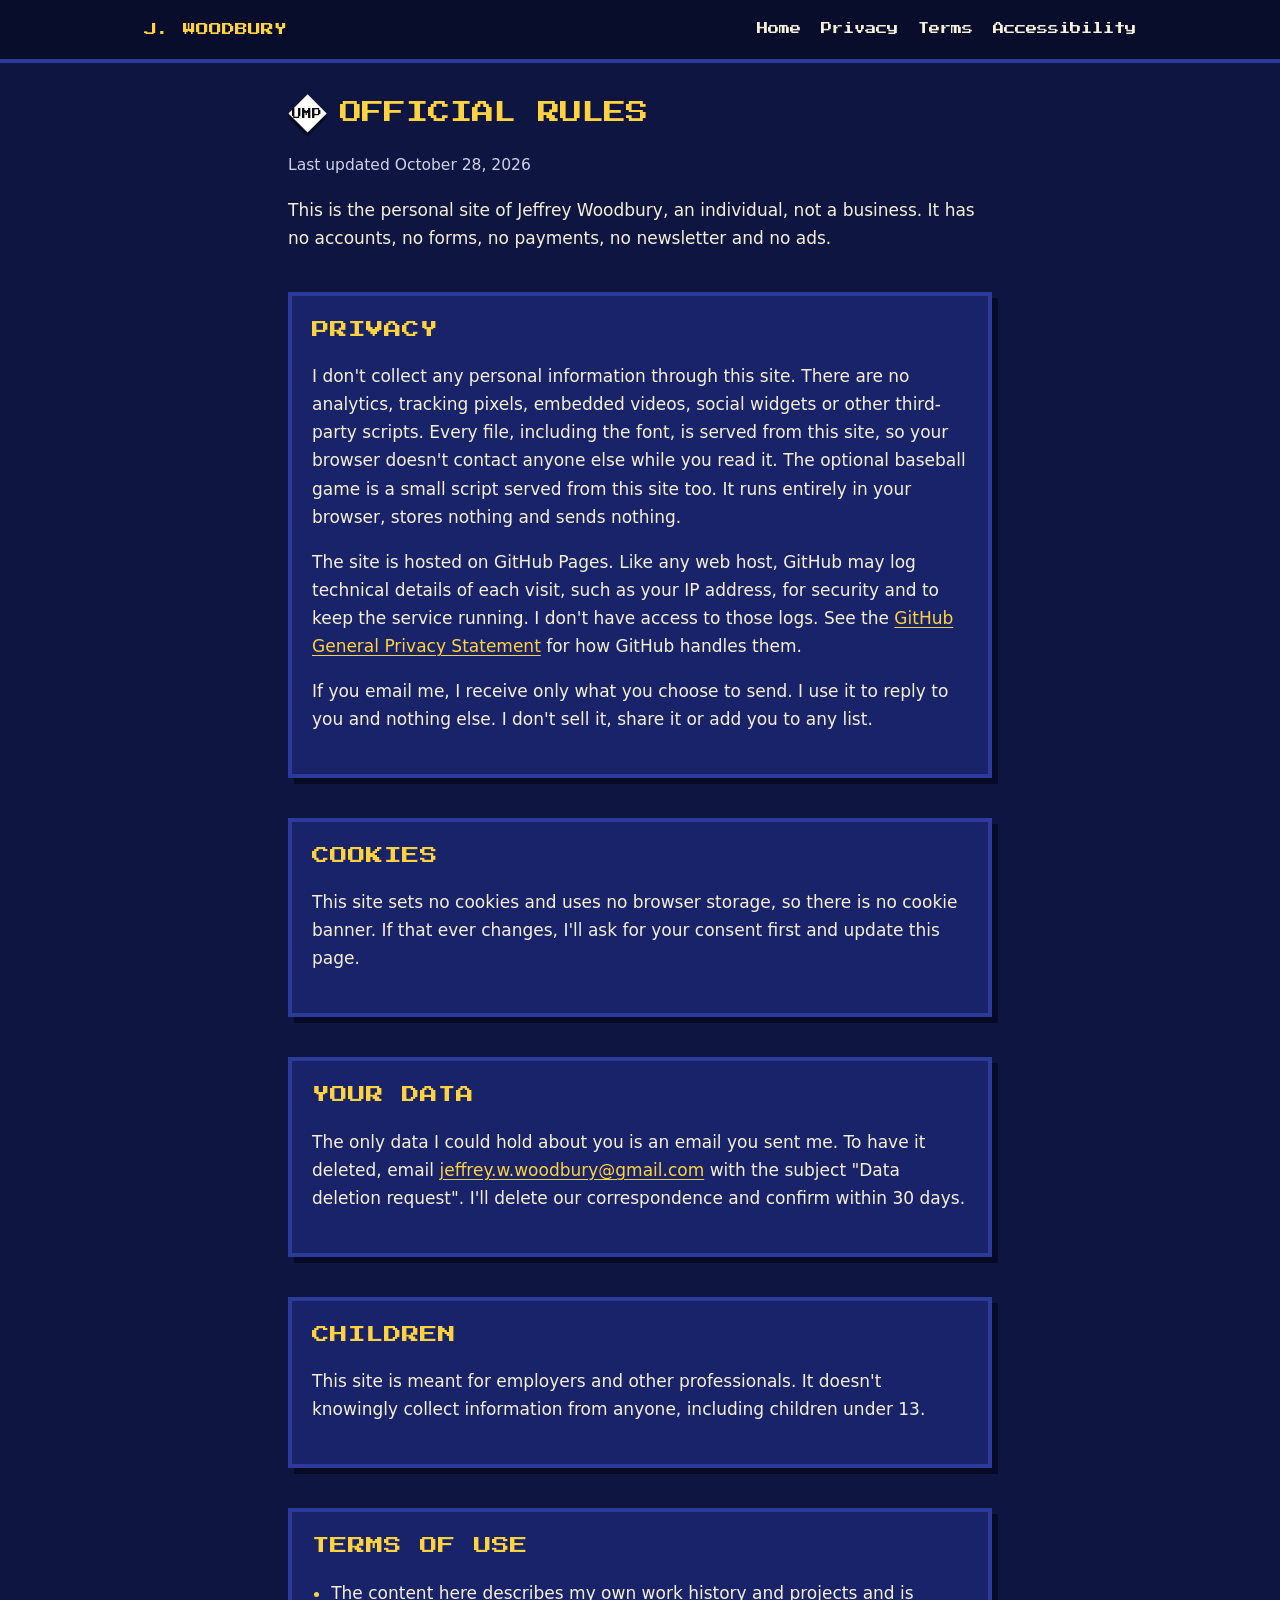
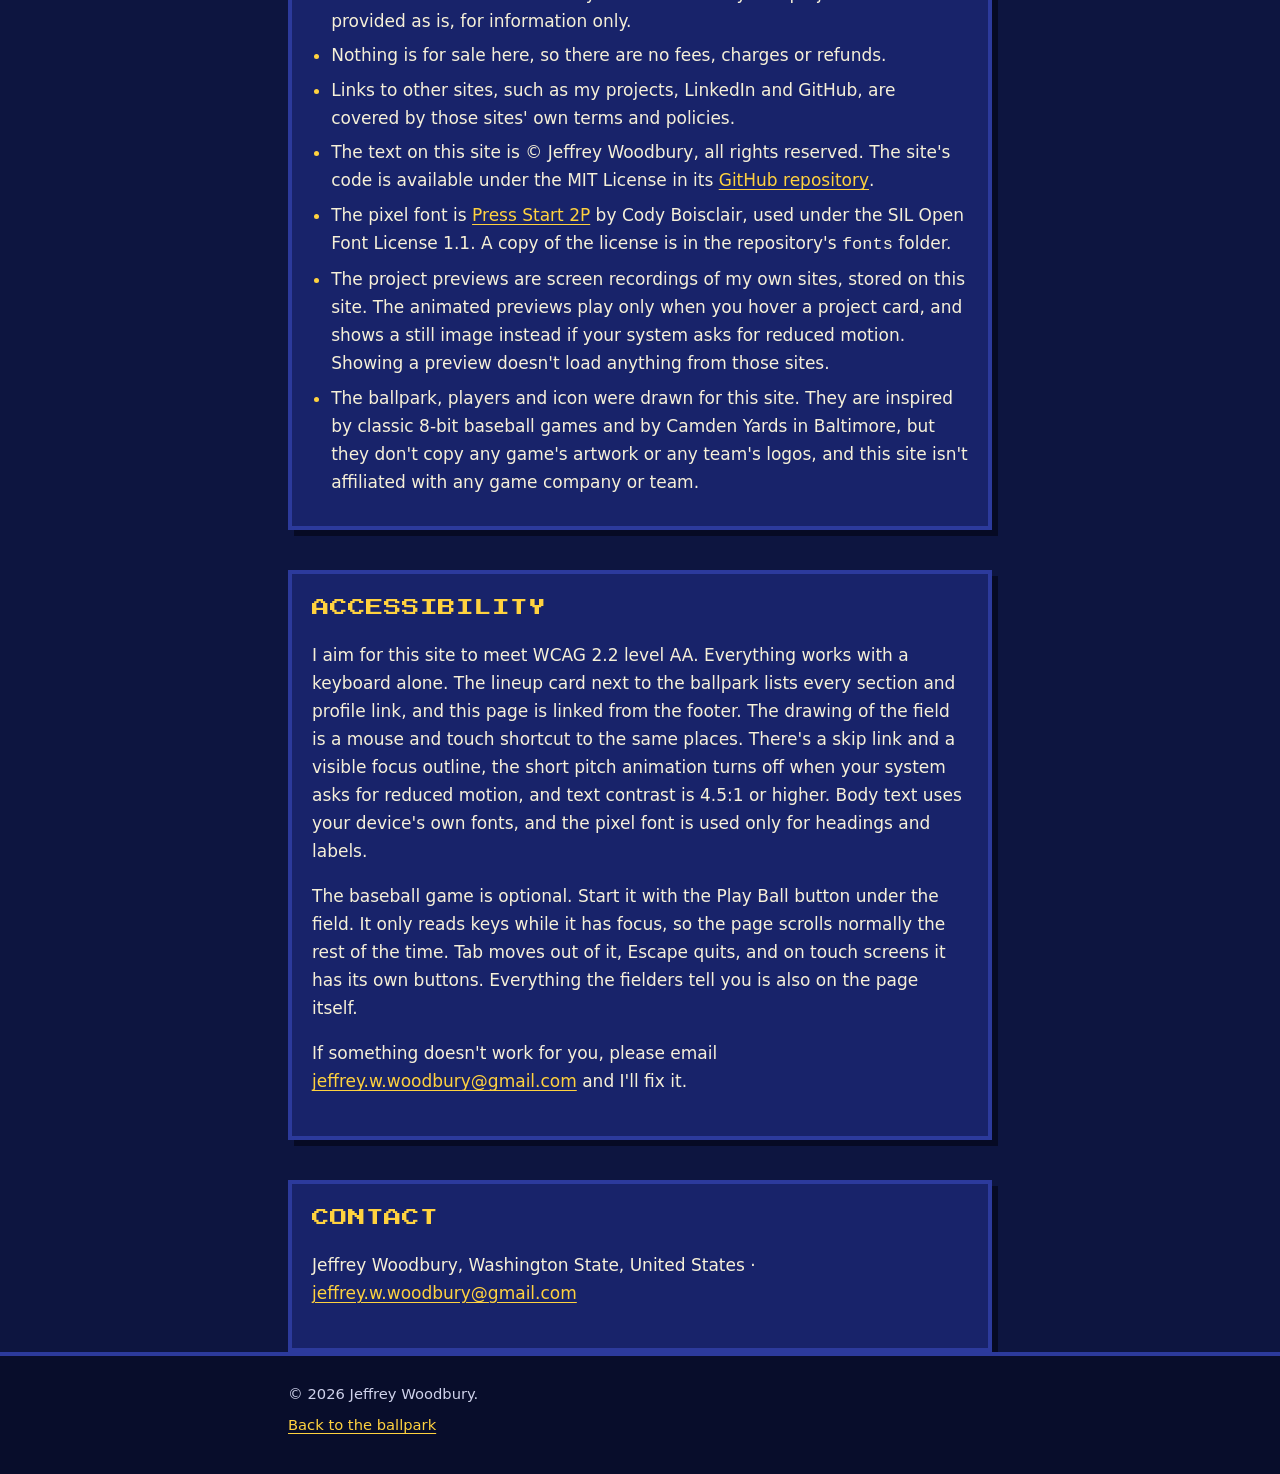
<file: policies.html>
<!doctype html>
<html lang="en">
<head>
  <meta charset="utf-8">
  <meta name="viewport" content="width=device-width, initial-scale=1">
  <title>Site Policies · Jeffrey Woodbury</title>
  <meta name="description" content="Privacy, cookie, terms and accessibility information for Jeffrey Woodbury's personal site.">
  <meta name="theme-color" content="#0d1540">
  <link rel="icon" href="favicon.svg" type="image/svg+xml">
  <link rel="stylesheet" href="style.css?v=6">
</head>
<body>
  <a class="skip-link" href="#main">Skip to main content</a>

  <header class="site">
    <div class="wrap">
      <a class="name" href="./">J. WOODBURY</a>
      <nav aria-label="Primary">
        <ul>
          <li><a href="./">Home</a></li>
          <li><a href="#privacy">Privacy</a></li>
          <li><a href="#terms">Terms</a></li>
          <li><a href="#accessibility">Accessibility</a></li>
        </ul>
      </nav>
    </div>
  </header>

  <main id="main" class="wrap narrow" tabindex="-1">
    <h1 class="page-title"><span class="base" aria-hidden="true"><b>UMP</b></span>OFFICIAL RULES</h1>
    <p class="meta">Last updated October 28, 2026</p>
    <p>This is the personal site of Jeffrey Woodbury, an individual, not a business. It has no accounts, no forms, no payments, no newsletter and no ads.</p>

    <section id="privacy" class="panel" aria-labelledby="privacy-heading">
      <h2 id="privacy-heading">PRIVACY</h2>
      <p>I don't collect any personal information through this site. There are no analytics, tracking pixels, embedded videos, social widgets or other third-party scripts. Every file, including the font, is served from this site, so your browser doesn't contact anyone else while you read it. The optional baseball game is a small script served from this site too. It runs entirely in your browser, stores nothing and sends nothing.</p>
      <p>The site is hosted on GitHub Pages. Like any web host, GitHub may log technical details of each visit, such as your IP address, for security and to keep the service running. I don't have access to those logs. See the <a href="https://docs.github.com/en/site-policy/privacy-policies/github-general-privacy-statement" target="_blank" rel="noopener">GitHub General Privacy Statement<span class="visually-hidden"> (opens in a new tab)</span></a> for how GitHub handles them.</p>
      <p>If you email me, I receive only what you choose to send. I use it to reply to you and nothing else. I don't sell it, share it or add you to any list.</p>
    </section>

    <section id="cookies" class="panel" aria-labelledby="cookies-heading">
      <h2 id="cookies-heading">COOKIES</h2>
      <p>This site sets no cookies and uses no browser storage, so there is no cookie banner. If that ever changes, I'll ask for your consent first and update this page.</p>
    </section>

    <section id="deletion" class="panel" aria-labelledby="deletion-heading">
      <h2 id="deletion-heading">YOUR DATA</h2>
      <p>The only data I could hold about you is an email you sent me. To have it deleted, email <a href="&#109;&#x61;&#105;&#x6c;&#116;&#x6f;&#58;&#x6a;&#101;&#x66;&#102;&#x72;&#101;&#x79;&#46;&#x77;&#46;&#x77;&#111;&#x6f;&#100;&#x62;&#117;&#x72;&#121;&#x40;&#103;&#x6d;&#97;&#x69;&#108;&#x2e;&#99;&#x6f;&#109;?subject=Data%20deletion%20request">&#106;&#x65;&#102;&#x66;&#114;&#x65;&#121;&#x2e;&#119;&#x2e;&#119;&#x6f;&#111;&#x64;&#98;&#x75;&#114;&#x79;&#64;&#x67;&#109;&#x61;&#105;&#x6c;&#46;&#x63;&#111;&#x6d;</a> with the subject "Data deletion request". I'll delete our correspondence and confirm within 30 days.</p>
    </section>

    <section id="children" class="panel" aria-labelledby="children-heading">
      <h2 id="children-heading">CHILDREN</h2>
      <p>This site is meant for employers and other professionals. It doesn't knowingly collect information from anyone, including children under 13.</p>
    </section>

    <section id="terms" class="panel" aria-labelledby="terms-heading">
      <h2 id="terms-heading">TERMS OF USE</h2>
      <ul class="bullets">
        <li>The content here describes my own work history and projects and is provided as is, for information only.</li>
        <li>Nothing is for sale here, so there are no fees, charges or refunds.</li>
        <li>Links to other sites, such as my projects, LinkedIn and GitHub, are covered by those sites' own terms and policies.</li>
        <li>The text on this site is © Jeffrey Woodbury, all rights reserved. The site's code is available under the MIT License in its <a href="https://github.com/jwwoody/jwwoody.github.io" target="_blank" rel="noopener">GitHub repository<span class="visually-hidden"> (opens in a new tab)</span></a>.</li>
        <li>The pixel font is <a href="https://fonts.google.com/specimen/Press+Start+2P" target="_blank" rel="noopener">Press Start 2P<span class="visually-hidden"> (opens in a new tab)</span></a> by Cody Boisclair, used under the SIL Open Font License 1.1. A copy of the license is in the repository's <code>fonts</code> folder.</li>
        <li>The project previews are screen recordings of my own sites, stored on this site. The animated previews play only when you hover a project card, and shows a still image instead if your system asks for reduced motion. Showing a preview doesn't load anything from those sites.</li>
        <li>The ballpark, players and icon were drawn for this site. They are inspired by classic 8-bit baseball games and by Camden Yards in Baltimore, but they don't copy any game's artwork or any team's logos, and this site isn't affiliated with any game company or team.</li>
      </ul>
    </section>

    <section id="accessibility" class="panel" aria-labelledby="accessibility-heading">
      <h2 id="accessibility-heading">ACCESSIBILITY</h2>
      <p>I aim for this site to meet WCAG 2.2 level AA. Everything works with a keyboard alone. The lineup card next to the ballpark lists every section and profile link, and this page is linked from the footer. The drawing of the field is a mouse and touch shortcut to the same places. There's a skip link and a visible focus outline, the short pitch animation turns off when your system asks for reduced motion, and text contrast is 4.5:1 or higher. Body text uses your device's own fonts, and the pixel font is used only for headings and labels.</p>
      <p>The baseball game is optional. Start it with the Play Ball button under the field. It only reads keys while it has focus, so the page scrolls normally the rest of the time. Tab moves out of it, Escape quits, and on touch screens it has its own buttons. Everything the fielders tell you is also on the page itself.</p>
      <p>If something doesn't work for you, please email <a href="&#109;&#x61;&#105;&#x6c;&#116;&#x6f;&#58;&#x6a;&#101;&#x66;&#102;&#x72;&#101;&#x79;&#46;&#x77;&#46;&#x77;&#111;&#x6f;&#100;&#x62;&#117;&#x72;&#121;&#x40;&#103;&#x6d;&#97;&#x69;&#108;&#x2e;&#99;&#x6f;&#109;?subject=Accessibility">&#106;&#x65;&#102;&#x66;&#114;&#x65;&#121;&#x2e;&#119;&#x2e;&#119;&#x6f;&#111;&#x64;&#98;&#x75;&#114;&#x79;&#64;&#x67;&#109;&#x61;&#105;&#x6c;&#46;&#x63;&#111;&#x6d;</a> and I'll fix it.</p>
    </section>

    <section id="contact" class="panel" aria-labelledby="contact-heading">
      <h2 id="contact-heading">CONTACT</h2>
      <p>Jeffrey Woodbury, Washington State, United States · <a href="&#109;&#x61;&#105;&#x6c;&#116;&#x6f;&#58;&#x6a;&#101;&#x66;&#102;&#x72;&#101;&#x79;&#46;&#x77;&#46;&#x77;&#111;&#x6f;&#100;&#x62;&#117;&#x72;&#121;&#x40;&#103;&#x6d;&#97;&#x69;&#108;&#x2e;&#99;&#x6f;&#109;">&#106;&#x65;&#102;&#x66;&#114;&#x65;&#121;&#x2e;&#119;&#x2e;&#119;&#x6f;&#111;&#x64;&#98;&#x75;&#114;&#x79;&#64;&#x67;&#109;&#x61;&#105;&#x6c;&#46;&#x63;&#111;&#x6d;</a></p>
    </section>
  </main>

  <footer class="site">
    <div class="wrap narrow">
      <p>© 2026 Jeffrey Woodbury.</p>
      <p><a href="./">Back to the ballpark</a></p>
    </div>
  </footer>
</body>
</html>
</file>
<file: style.css>
/* Press Start 2P is self-hosted under the SIL Open Font License (fonts/OFL.txt),
   so no request ever goes to a third-party font server. Body text stays in system fonts. */
@font-face {
  font-family: "Press Start 2P";
  src: url("fonts/PressStart2P-Regular.ttf") format("truetype");
  font-display: swap;
}

:root {
  color-scheme: dark;
  --night: #0d1540;   /* page background */
  --panel: #18236a;
  --panel-edge: #2c3a9c;
  --text: #f6f0d8;    /* 15.6:1 on --night, 12.9:1 on --panel */
  --muted: #cfd2ea;   /* 12.0:1 on --night, 9.9:1 on --panel */
  --yellow: #ffd23f;  /* 12.6:1 on --night, 10.4:1 on --panel */
  --card: #f6f0d8;
  --card-ink: #1a1f4a; /* 14.0:1 on --card */
  --card-rule: #c9bf98;
  --grass: #2f9e44;
  --dirt: #c8743a;
  --sky: #78c6f6;
  --pixel: "Press Start 2P", ui-monospace, "SFMono-Regular", Menlo, monospace;
}

* { box-sizing: border-box; }

[hidden] { display: none !important; }

.visually-hidden {
  position: absolute;
  width: 1px;
  height: 1px;
  margin: -1px;
  overflow: hidden;
  clip: rect(0 0 0 0);
  white-space: nowrap;
}

html { -webkit-text-size-adjust: 100%; scroll-behavior: smooth; }

body {
  margin: 0;
  background: var(--night);
  color: var(--text);
  font-family: system-ui, -apple-system, "Segoe UI", Roboto, "Helvetica Neue", Arial, sans-serif;
  font-size: 1.0625rem;
  line-height: 1.65;
}

a { color: var(--yellow); text-underline-offset: 0.2em; }
a:hover { text-decoration-thickness: 2px; }

:focus-visible {
  outline: 3px solid #ffffff;
  outline-offset: 3px;
}

.skip-link {
  position: absolute;
  left: 1rem;
  top: -4rem;
  padding: 0.6rem 0.8rem;
  background: var(--yellow);
  color: var(--card-ink);
  font-family: var(--pixel);
  font-size: 0.75rem;
  z-index: 10;
}
.skip-link:focus { top: 1rem; }

.wrap {
  max-width: 64rem;
  margin: 0 auto;
  padding: 0 1rem;
}
.wrap.narrow { max-width: 46rem; }

/* ---------- Header ---------- */

header.site { background: #080d2b; border-bottom: 4px solid var(--panel-edge); }
header.site .wrap {
  display: flex;
  flex-wrap: wrap;
  align-items: center;
  justify-content: space-between;
  gap: 0.75rem 1.5rem;
  padding-top: 0.9rem;
  padding-bottom: 0.9rem;
}
header.site .name {
  font-family: var(--pixel);
  font-size: 0.8rem;
  color: var(--yellow);
  text-decoration: none;
}
header.site nav ul {
  display: flex;
  flex-wrap: wrap;
  gap: 0.5rem 1.25rem;
  list-style: none;
  margin: 0;
  padding: 0;
}
header.site nav a {
  font-family: var(--pixel);
  font-size: 0.7rem;
  color: var(--text);
  text-decoration: none;
  padding: 0.35rem 0;
  display: inline-block;
}
header.site nav a:hover { color: var(--yellow); }

/* ---------- Ballpark hero ---------- */

.ballpark { padding-top: 2rem; padding-bottom: 1rem; }

.marquee {
  margin: 0 auto 1.25rem;
  max-width: 40rem;
  text-align: center;
  background: #1f2fa8;
  border: 4px solid #ffffff;
  box-shadow: 0 0 0 4px #1f2fa8, 0 0 0 8px #0b0b0b;
  padding: 1rem 1rem 1.1rem;
}
.marquee h1 {
  font-family: var(--pixel);
  font-weight: 400;
  color: var(--yellow);
  font-size: clamp(1rem, 4.2vw, 1.9rem);
  line-height: 1.4;
  margin: 0;
  letter-spacing: 0.02em;
}
.marquee p {
  font-family: var(--pixel);
  font-size: clamp(0.62rem, 1.8vw, 0.8rem);
  color: #ffffff;
  margin: 0.6rem 0 0;
  line-height: 1.6;
}

.park-grid {
  display: grid;
  grid-template-columns: minmax(0, 1.7fr) minmax(16rem, 1fr);
  gap: 1.5rem;
  align-items: start;
}

.field {
  border: 4px solid #0b0b0b;
  background: var(--sky);
  line-height: 0;
}
.field svg { width: 100%; height: auto; display: block; }

/* Field spots: mouse/touch shortcuts. The lineup card is the keyboard and screen-reader menu. */
.spot { cursor: pointer; }
.spot .ring { opacity: 0; }
.spot .tag-bg { fill: #0b0b0b; }
.spot .tag-text { fill: #ffffff; }
.spot:hover .ring { opacity: 1; }
.spot:hover .tag-bg { fill: var(--yellow); }
.spot:hover .tag-text { fill: #0b0b0b; }

/* Hovering or focusing a lineup row lights up its spot on the field. */
.park-grid:has(.lineup a[data-pos="c"]:is(:hover, :focus-visible)) .spot-c .ring,
.park-grid:has(.lineup a[data-pos="1b"]:is(:hover, :focus-visible)) .spot-1b .ring,
.park-grid:has(.lineup a[data-pos="2b"]:is(:hover, :focus-visible)) .spot-2b .ring,
.park-grid:has(.lineup a[data-pos="3b"]:is(:hover, :focus-visible)) .spot-3b .ring,
.park-grid:has(.lineup a[data-pos="p"]:is(:hover, :focus-visible)) .spot-p .ring,
.park-grid:has(.lineup a[data-pos="lf"]:is(:hover, :focus-visible)) .spot-lf .ring,
.park-grid:has(.lineup a[data-pos="cf"]:is(:hover, :focus-visible)) .spot-cf .ring,
.park-grid:has(.lineup a[data-pos="rf"]:is(:hover, :focus-visible)) .spot-rf .ring,
.park-grid:has(.lineup a[data-pos="ss"]:is(:hover, :focus-visible)) .spot-ss .ring { opacity: 1; }
.park-grid:has(.lineup a[data-pos="c"]:is(:hover, :focus-visible)) .spot-c .tag-bg,
.park-grid:has(.lineup a[data-pos="1b"]:is(:hover, :focus-visible)) .spot-1b .tag-bg,
.park-grid:has(.lineup a[data-pos="2b"]:is(:hover, :focus-visible)) .spot-2b .tag-bg,
.park-grid:has(.lineup a[data-pos="3b"]:is(:hover, :focus-visible)) .spot-3b .tag-bg,
.park-grid:has(.lineup a[data-pos="p"]:is(:hover, :focus-visible)) .spot-p .tag-bg,
.park-grid:has(.lineup a[data-pos="lf"]:is(:hover, :focus-visible)) .spot-lf .tag-bg,
.park-grid:has(.lineup a[data-pos="cf"]:is(:hover, :focus-visible)) .spot-cf .tag-bg,
.park-grid:has(.lineup a[data-pos="rf"]:is(:hover, :focus-visible)) .spot-rf .tag-bg,
.park-grid:has(.lineup a[data-pos="ss"]:is(:hover, :focus-visible)) .spot-ss .tag-bg { fill: var(--yellow); }
.park-grid:has(.lineup a[data-pos="c"]:is(:hover, :focus-visible)) .spot-c .tag-text,
.park-grid:has(.lineup a[data-pos="1b"]:is(:hover, :focus-visible)) .spot-1b .tag-text,
.park-grid:has(.lineup a[data-pos="2b"]:is(:hover, :focus-visible)) .spot-2b .tag-text,
.park-grid:has(.lineup a[data-pos="3b"]:is(:hover, :focus-visible)) .spot-3b .tag-text,
.park-grid:has(.lineup a[data-pos="p"]:is(:hover, :focus-visible)) .spot-p .tag-text,
.park-grid:has(.lineup a[data-pos="lf"]:is(:hover, :focus-visible)) .spot-lf .tag-text,
.park-grid:has(.lineup a[data-pos="cf"]:is(:hover, :focus-visible)) .spot-cf .tag-text,
.park-grid:has(.lineup a[data-pos="rf"]:is(:hover, :focus-visible)) .spot-rf .tag-text,
.park-grid:has(.lineup a[data-pos="ss"]:is(:hover, :focus-visible)) .spot-ss .tag-text { fill: #0b0b0b; }

/* Callouts name the destination, from a hover on the field or a hover/focus on the lineup. */
.callout { opacity: 0; pointer-events: none; }
.field svg:has(.spot-c:hover) .callout-c,
.field svg:has(.spot-1b:hover) .callout-1b,
.field svg:has(.spot-2b:hover) .callout-2b,
.field svg:has(.spot-3b:hover) .callout-3b,
.field svg:has(.spot-ss:hover) .callout-ss,
.field svg:has(.spot-p:hover) .callout-p,
.field svg:has(.spot-lf:hover) .callout-lf,
.field svg:has(.spot-cf:hover) .callout-cf,
.field svg:has(.spot-rf:hover) .callout-rf,
.field svg:has(.spot-ump:hover) .callout-ump,
.park-grid:has(.lineup a[data-pos="c"]:is(:hover, :focus-visible)) .callout-c,
.park-grid:has(.lineup a[data-pos="1b"]:is(:hover, :focus-visible)) .callout-1b,
.park-grid:has(.lineup a[data-pos="2b"]:is(:hover, :focus-visible)) .callout-2b,
.park-grid:has(.lineup a[data-pos="3b"]:is(:hover, :focus-visible)) .callout-3b,
.park-grid:has(.lineup a[data-pos="ss"]:is(:hover, :focus-visible)) .callout-ss,
.park-grid:has(.lineup a[data-pos="p"]:is(:hover, :focus-visible)) .callout-p,
.park-grid:has(.lineup a[data-pos="lf"]:is(:hover, :focus-visible)) .callout-lf,
.park-grid:has(.lineup a[data-pos="cf"]:is(:hover, :focus-visible)) .callout-cf,
.park-grid:has(.lineup a[data-pos="rf"]:is(:hover, :focus-visible)) .callout-rf { opacity: 1; }

/* ---------- The game ---------- */

.field-col { display: flex; flex-direction: column; gap: 0.9rem; min-width: 0; }
.field:focus { outline: none; }
.field.playing:focus-visible, .field.playing:focus { outline: 3px solid var(--yellow); outline-offset: 3px; }
/* While playing, the field is a game, not a menu. */
.field.playing .spot { pointer-events: none; }
.spot.catching .ring { opacity: 1; }

.game-bar { display: flex; flex-wrap: wrap; align-items: center; gap: 0.75rem 1rem; }
.game-help { margin: 0; flex: 1 1 14rem; color: var(--muted); font-size: 0.92rem; }
.game-touch { display: grid; grid-template-columns: repeat(4, minmax(0, 1fr)); gap: 0.5rem; width: 100%; }
.game-touch .button { padding: 0.75rem 0.15rem; text-align: center; font-size: 0.5rem; }

button.button { cursor: pointer; }
.button-small { font-size: 0.6rem; padding: 0.7rem 0.75rem; }
.button.button-alt { background: #ffffff; }
.button.button-alt:hover { background: var(--yellow); }

.game-card {
  width: min(28rem, calc(100vw - 2rem));
  padding: 1.25rem 1.25rem 1.4rem;
  background: var(--panel);
  color: var(--text);
  border: 4px solid #ffffff;
  outline: 4px solid #0b0b0b;
  box-shadow: 10px 10px 0 #060a24;
}
.game-card::backdrop { background: rgba(6, 10, 36, 0.72); }
.game-card-label {
  font-family: var(--pixel);
  font-size: 0.62rem;
  color: var(--yellow);
  margin: 0 0 0.6rem;
}
.game-card h2 {
  font-family: var(--pixel);
  font-size: 1rem;
  line-height: 1.5;
  color: #ffffff;
  margin: 0 0 0.75rem;
}
.game-card p { margin: 0.5rem 0; }
.game-card-media img {
  display: block;
  width: auto;
  max-width: 100%;
  height: auto;
  max-height: 15rem;
  margin: 0 auto 0.75rem;
  border: 3px solid #0b0b0b;
}
.game-card-actions { display: flex; flex-wrap: wrap; gap: 0.75rem; margin-top: 1.25rem; }
.game-card .final-score {
  font-family: var(--pixel);
  font-size: clamp(1.3rem, 6vw, 1.9rem);
  line-height: 1.3;
  color: var(--yellow);
  text-align: center;
  margin: 0.25rem 0 1rem;
}

.pitch { animation: pitch 1.6s steps(12) 0.6s 2 both; }
@keyframes pitch {
  0%   { transform: translate(0, 0); opacity: 1; }
  90%  { transform: translate(0, 34px); opacity: 1; }
  100% { transform: translate(0, 34px); opacity: 0; }
}

/* ---------- Lineup card ---------- */

.lineup {
  background: var(--card);
  color: var(--card-ink);
  border: 4px solid #0b0b0b;
  padding: 1rem 1rem 0.75rem;
}
.lineup h2 {
  font-family: var(--pixel);
  font-weight: 400;
  font-size: 0.8rem;
  margin: 0 0 0.75rem;
  padding: 0 0 0.6rem;
  border-bottom: 3px solid var(--card-ink);
  color: var(--card-ink);
}
.lineup ol { list-style: none; margin: 0; padding: 0; counter-reset: order; }
.lineup li { border-bottom: 1px dashed var(--card-rule); }
.lineup li:last-child { border-bottom: 0; }
.lineup a {
  display: grid;
  grid-template-columns: 1.5rem 3.25rem 1fr;
  align-items: baseline;
  gap: 0.25rem;
  padding: 0.55rem 0.25rem;
  color: var(--card-ink);
  text-decoration: none;
}
.lineup a::before {
  counter-increment: order;
  content: counter(order);
  font-family: var(--pixel);
  font-size: 0.7rem;
}
.lineup .pos { font-family: var(--pixel); font-size: 0.7rem; }
.lineup .what { font-weight: 600; }
.lineup .what small { display: block; font-weight: 400; font-size: 0.85rem; color: #3a3f66; }
.lineup a:hover, .lineup a:focus-visible { background: var(--yellow); }
.lineup a:focus-visible { outline: 3px solid var(--card-ink); outline-offset: 0; }

/* ---------- Sections ---------- */

main { padding-bottom: 3rem; }

.panel {
  background: var(--panel);
  border: 4px solid var(--panel-edge);
  box-shadow: 6px 6px 0 #060a24;
  padding: 1.25rem 1.25rem 1.5rem;
  margin: 2.5rem 0 0;
}

h1, h2, h3 { font-weight: 400; }

.panel > h2, .page-title {
  display: flex;
  align-items: center;
  gap: 0.85rem;
  font-family: var(--pixel);
  font-size: clamp(0.85rem, 2.6vw, 1.1rem);
  line-height: 1.5;
  color: var(--yellow);
  margin: 0 0 1.25rem;
}
.page-title { font-size: clamp(1rem, 3.5vw, 1.4rem); margin-top: 2rem; }

/* A white base, turned 45° like it sits on the diamond. */
.base {
  flex: none;
  display: inline-grid;
  place-items: center;
  width: 2.4rem;
  height: 2.4rem;
}
.base::before {
  content: "";
  grid-area: 1 / 1;
  width: 1.7rem;
  height: 1.7rem;
  background: #ffffff;
  transform: rotate(45deg);
  box-shadow: 3px 3px 0 #060a24;
}
.base b {
  grid-area: 1 / 1;
  position: relative;
  font-family: var(--pixel);
  font-weight: 400;
  font-size: 0.6rem;
  color: #0b0b0b;
}

h3 {
  font-family: var(--pixel);
  font-size: 0.85rem;
  line-height: 1.6;
  color: #ffffff;
  margin: 1.75rem 0 0.4rem;
}
.panel > h3:first-of-type { margin-top: 0.5rem; }

.meta { color: var(--muted); margin: 0 0 0.6rem; font-size: 0.97rem; }

h4.subhead {
  font-family: var(--pixel);
  font-weight: 400;
  font-size: 0.65rem;
  line-height: 1.6;
  color: var(--yellow);
  margin: 1.4rem 0 0.2rem;
}
.lede { font-size: 1.15rem; margin: 0 0 1rem; }

ul.bullets { padding-left: 1.2rem; margin: 0.5rem 0 0; }
ul.bullets li { margin: 0.4rem 0; }
ul.bullets li::marker { color: var(--yellow); }

.links {
  display: flex;
  flex-wrap: wrap;
  gap: 0.75rem;
  list-style: none;
  padding: 0;
  margin: 1.25rem 0 0;
}

/* Chunky NES-style button. */
.button {
  display: inline-block;
  font-family: var(--pixel);
  font-size: 0.7rem;
  line-height: 1;
  color: #0b0b0b;
  background: var(--yellow);
  border: 3px solid #0b0b0b;
  box-shadow: 4px 4px 0 #060a24;
  padding: 0.8rem 1rem;
  text-decoration: none;
}
.button:hover { background: #ffffff; }
.button:active { transform: translate(2px, 2px); box-shadow: 2px 2px 0 #060a24; }

/* ---------- Projects as baseball cards ---------- */

.cards {
  display: grid;
  grid-template-columns: repeat(auto-fit, minmax(15rem, 1fr));
  gap: 1.25rem;
}
.card {
  background: var(--card);
  color: var(--card-ink);
  border: 4px solid #ffffff;
  outline: 4px solid #0b0b0b;
  display: flex;
  flex-direction: column;
}
.card h3 {
  margin: 0;
  padding: 0.75rem 0.85rem;
  background: var(--grass);
  color: #ffffff;
  font-size: 0.75rem;
  border-bottom: 4px solid #0b0b0b;
  text-shadow: 2px 2px 0 #0b0b0b;
}
.card .stats {
  display: grid;
  grid-template-columns: auto 1fr;
  gap: 0.15rem 0.75rem;
  margin: 0;
  padding: 0.75rem 0.85rem;
  border-bottom: 2px dashed var(--card-rule);
  font-size: 0.92rem;
}
.card .stats dt { font-family: var(--pixel); font-size: 0.6rem; padding-top: 0.3rem; }
.card .stats dd { margin: 0; }
.card p { margin: 0.75rem 0.85rem; }
.card .card-link { margin: auto 0 0; padding: 0 0.85rem 0.9rem; }
.card a { color: #1b3fb0; font-weight: 600; }
.card a:focus-visible { outline-color: var(--card-ink); }

/* Preview window: pops up on hover or keyboard focus. Above the card by default;
   beside it (over the neighbouring card) once the cards sit two to a row, so the
   window stays on screen and never covers the card's own link. */
.card { position: relative; }
.preview {
  position: absolute;
  z-index: 5;
  bottom: calc(100% + 14px);
  left: 50%;
  width: min(30rem, calc(100vw - 2rem));
  margin: 0;
  transform: translateX(-50%);
  background: #ffffff;
  border: 4px solid #0b0b0b;
  box-shadow: 8px 8px 0 #060a24;
  opacity: 0;
  visibility: hidden;
  transition: opacity 0.12s steps(3), visibility 0.12s;
}
.card:hover .preview,
.card:focus-within .preview { opacity: 1; visibility: visible; }
.preview-bar {
  font-family: var(--pixel);
  font-size: 0.6rem;
  line-height: 1.4;
  color: var(--yellow);
  background: #1f2fa8;
  padding: 0.5rem 0.65rem;
  border-bottom: 4px solid #0b0b0b;
}
.preview img { display: block; width: 100%; height: auto; }
/* Portrait screenshot from a phone gets a phone-shaped window. */
.preview-phone { width: min(15rem, calc(100vw - 2rem)); }

@media (hover: hover) and (min-width: 48rem) {
  .preview-right, .preview-left { top: -4px; bottom: auto; transform: none; }
  .preview-right { left: calc(100% + 1rem); }
  .preview-right.preview-wide { width: min(26rem, calc(50vw - 3rem)); }
  .preview-left { left: auto; right: calc(100% + 1rem); width: min(26rem, calc(50vw - 3rem)); }
}

/* No hover on touch screens, so show the screenshot inside the card instead. */
@media (hover: none) {
  .preview {
    position: static;
    width: auto;
    transform: none;
    opacity: 1;
    visibility: visible;
    border-width: 0 0 4px;
    box-shadow: none;
  }
  .preview-bar { display: none; }
  .preview-phone img { max-height: 20rem; object-fit: cover; object-position: top; }
}

/* ---------- Skills as a scouting report ---------- */

.scouting { width: 100%; border-collapse: collapse; }
.scouting th, .scouting td {
  text-align: left;
  vertical-align: top;
  padding: 0.7rem 0.5rem;
  border-bottom: 2px dashed var(--panel-edge);
}
.scouting tr:last-child th, .scouting tr:last-child td { border-bottom: 0; }
.scouting th {
  font-family: var(--pixel);
  font-weight: 400;
  font-size: 0.65rem;
  color: var(--yellow);
  width: 32%;
  line-height: 1.7;
  padding-top: 0.95rem;
}

/* ---------- Footer ---------- */

footer.site {
  background: #080d2b;
  border-top: 4px solid var(--panel-edge);
  color: var(--muted);
  font-size: 0.92rem;
}
footer.site .wrap { padding-top: 1.25rem; padding-bottom: 2rem; }
footer.site p { margin: 0.4rem 0; }
.pixel { font-family: var(--pixel); font-size: 0.65rem; }

/* ---------- Small screens ---------- */

@media (max-width: 52rem) {
  .park-grid { grid-template-columns: 1fr; }
}
@media (max-width: 30rem) {
  .panel { padding: 1rem 0.9rem 1.25rem; }
  .scouting th, .scouting td { display: block; width: auto; padding: 0.3rem 0; border: 0; }
  .scouting td { padding-bottom: 0.9rem; border-bottom: 2px dashed var(--panel-edge); }
}

@media (prefers-reduced-motion: reduce) {
  html { scroll-behavior: auto; }
  .pitch { animation: none; opacity: 0; }
  .button:active { transform: none; }
}

@media print {
  header.site nav, .skip-link, footer.site, .field { display: none; }
  body { background: #fff; color: #000; }
  a { color: inherit; }
}
</file>
